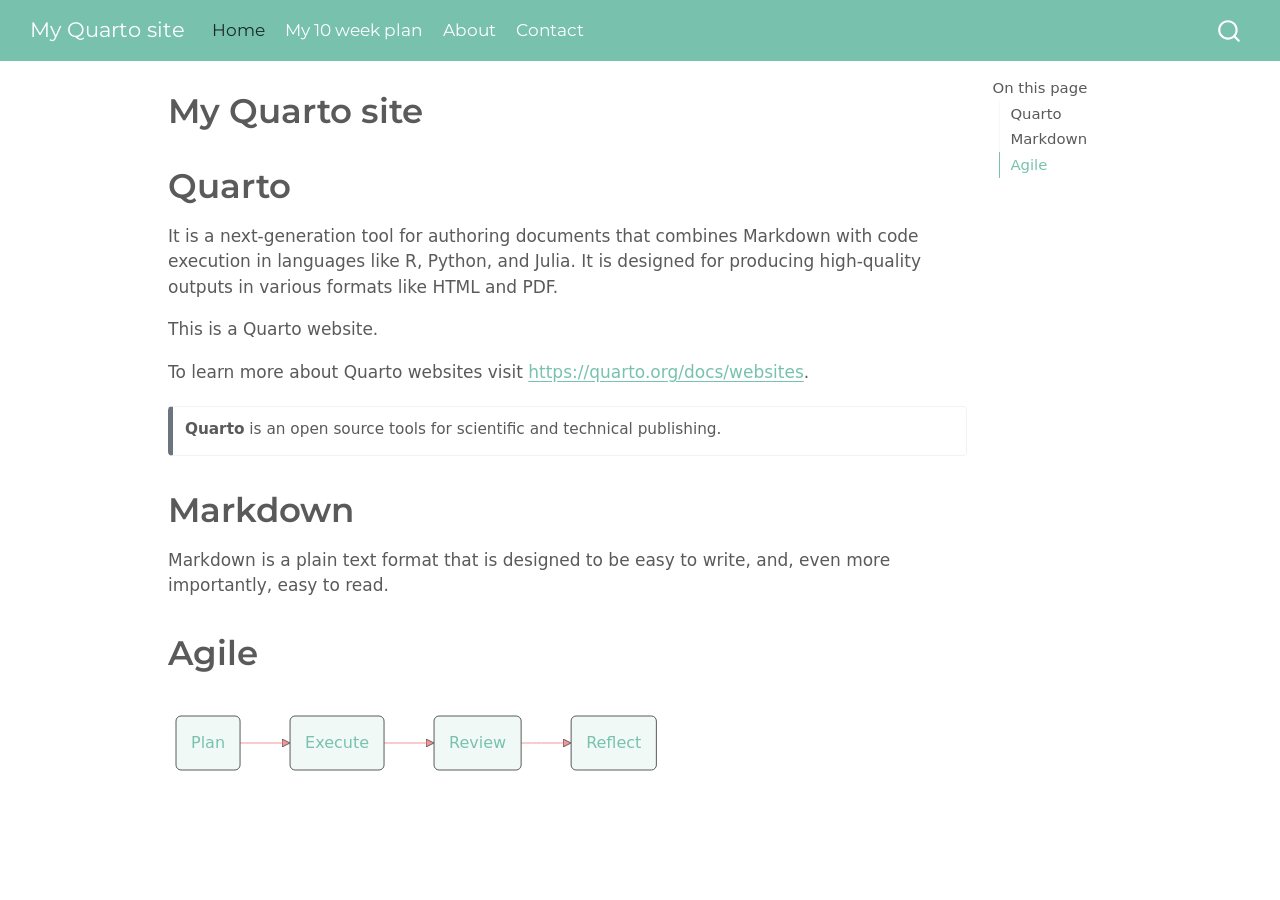
<file: index.html>
<!DOCTYPE html>
<html xmlns="http://www.w3.org/1999/xhtml" lang="en" xml:lang="en"><head>

<meta charset="utf-8">
<meta name="generator" content="quarto-1.6.39">

<meta name="viewport" content="width=device-width, initial-scale=1.0, user-scalable=yes">


<title>My Quarto site</title>
<style>
code{white-space: pre-wrap;}
span.smallcaps{font-variant: small-caps;}
div.columns{display: flex; gap: min(4vw, 1.5em);}
div.column{flex: auto; overflow-x: auto;}
div.hanging-indent{margin-left: 1.5em; text-indent: -1.5em;}
ul.task-list{list-style: none;}
ul.task-list li input[type="checkbox"] {
  width: 0.8em;
  margin: 0 0.8em 0.2em -1em; /* quarto-specific, see https://github.com/quarto-dev/quarto-cli/issues/4556 */ 
  vertical-align: middle;
}
</style>


<script src="site_libs/quarto-nav/quarto-nav.js"></script>
<script src="site_libs/quarto-nav/headroom.min.js"></script>
<script src="site_libs/clipboard/clipboard.min.js"></script>
<script src="site_libs/quarto-search/autocomplete.umd.js"></script>
<script src="site_libs/quarto-search/fuse.min.js"></script>
<script src="site_libs/quarto-search/quarto-search.js"></script>
<meta name="quarto:offset" content="./">
<script src="site_libs/quarto-html/quarto.js"></script>
<script src="site_libs/quarto-html/popper.min.js"></script>
<script src="site_libs/quarto-html/tippy.umd.min.js"></script>
<script src="site_libs/quarto-html/anchor.min.js"></script>
<link href="site_libs/quarto-html/tippy.css" rel="stylesheet">
<link href="site_libs/quarto-html/quarto-syntax-highlighting-e26003cea8cd680ca0c55a263523d882.css" rel="stylesheet" id="quarto-text-highlighting-styles">
<script src="site_libs/bootstrap/bootstrap.min.js"></script>
<link href="site_libs/bootstrap/bootstrap-icons.css" rel="stylesheet">
<link href="site_libs/bootstrap/bootstrap-f5db9c6c211b3b239aa4ecd884c693e0.min.css" rel="stylesheet" append-hash="true" id="quarto-bootstrap" data-mode="light">
<script id="quarto-search-options" type="application/json">{
  "location": "navbar",
  "copy-button": false,
  "collapse-after": 3,
  "panel-placement": "end",
  "type": "overlay",
  "limit": 50,
  "keyboard-shortcut": [
    "f",
    "/",
    "s"
  ],
  "show-item-context": false,
  "language": {
    "search-no-results-text": "No results",
    "search-matching-documents-text": "matching documents",
    "search-copy-link-title": "Copy link to search",
    "search-hide-matches-text": "Hide additional matches",
    "search-more-match-text": "more match in this document",
    "search-more-matches-text": "more matches in this document",
    "search-clear-button-title": "Clear",
    "search-text-placeholder": "",
    "search-detached-cancel-button-title": "Cancel",
    "search-submit-button-title": "Submit",
    "search-label": "Search"
  }
}</script>
<script src="site_libs/quarto-diagram/mermaid.min.js"></script>
<script src="site_libs/quarto-diagram/mermaid-init.js"></script>
<link href="site_libs/quarto-diagram/mermaid.css" rel="stylesheet">


</head>

<body class="nav-fixed">

<div id="quarto-search-results"></div>
  <header id="quarto-header" class="headroom fixed-top">
    <nav class="navbar navbar-expand-lg " data-bs-theme="dark">
      <div class="navbar-container container-fluid">
      <div class="navbar-brand-container mx-auto">
    <a class="navbar-brand" href="./index.html">
    <span class="navbar-title">My Quarto site</span>
    </a>
  </div>
            <div id="quarto-search" class="" title="Search"></div>
          <button class="navbar-toggler" type="button" data-bs-toggle="collapse" data-bs-target="#navbarCollapse" aria-controls="navbarCollapse" role="menu" aria-expanded="false" aria-label="Toggle navigation" onclick="if (window.quartoToggleHeadroom) { window.quartoToggleHeadroom(); }">
  <span class="navbar-toggler-icon"></span>
</button>
          <div class="collapse navbar-collapse" id="navbarCollapse">
            <ul class="navbar-nav navbar-nav-scroll me-auto">
  <li class="nav-item">
    <a class="nav-link active" href="./index.html" aria-current="page"> 
<span class="menu-text">Home</span></a>
  </li>  
  <li class="nav-item">
    <a class="nav-link" href="./10_week_plan.html"> 
<span class="menu-text">My 10 week plan</span></a>
  </li>  
  <li class="nav-item">
    <a class="nav-link" href="./about.html"> 
<span class="menu-text">About</span></a>
  </li>  
  <li class="nav-item">
    <a class="nav-link" href="./contact.html"> 
<span class="menu-text">Contact</span></a>
  </li>  
</ul>
          </div> <!-- /navcollapse -->
            <div class="quarto-navbar-tools">
</div>
      </div> <!-- /container-fluid -->
    </nav>
</header>
<!-- content -->
<div id="quarto-content" class="quarto-container page-columns page-rows-contents page-layout-article page-navbar">
<!-- sidebar -->
<!-- margin-sidebar -->
    <div id="quarto-margin-sidebar" class="sidebar margin-sidebar">
        <nav id="TOC" role="doc-toc" class="toc-active">
    <h2 id="toc-title">On this page</h2>
   
  <ul>
  <li><a href="#quarto" id="toc-quarto" class="nav-link active" data-scroll-target="#quarto">Quarto</a></li>
  <li><a href="#markdown" id="toc-markdown" class="nav-link" data-scroll-target="#markdown">Markdown</a></li>
  <li><a href="#agile" id="toc-agile" class="nav-link" data-scroll-target="#agile">Agile</a></li>
  </ul>
</nav>
    </div>
<!-- main -->
<main class="content" id="quarto-document-content">

<header id="title-block-header" class="quarto-title-block default">
<div class="quarto-title">
<h1 class="title">My Quarto site</h1>
</div>



<div class="quarto-title-meta">

    
  
    
  </div>
  


</header>


<section id="quarto" class="level1">
<h1>Quarto</h1>
<p>It is a next-generation tool for authoring documents that combines Markdown with code execution in languages like R, Python, and Julia. It is designed for producing high-quality outputs in various formats like HTML and PDF.</p>
<p>This is a Quarto website.</p>
<p>To learn more about Quarto websites visit <a href="https://quarto.org/docs/websites" class="uri">https://quarto.org/docs/websites</a>.</p>
<div class="callout callout-style-simple callout-none no-icon">
<div class="callout-body d-flex">
<div class="callout-icon-container">
<i class="callout-icon no-icon"></i>
</div>
<div class="callout-body-container">
<p><strong>Quarto</strong> is an open source tools for scientific and technical publishing.</p>
</div>
</div>
</div>
</section>
<section id="markdown" class="level1">
<h1>Markdown</h1>
<p>Markdown is a plain text format that is designed to be easy to write, and, even more importantly, easy to read.</p>
</section>
<section id="agile" class="level1">
<h1>Agile</h1>
<div class="cell" data-layout-align="default">
<div class="cell-output-display">
<div>
<p></p><figure class="figure"><p></p>
<div>
<pre class="mermaid mermaid-js">graph LR
    A(Plan) --&gt; B(Execute) --&gt; C(Review) --&gt; D(Reflect) 
</pre>
</div>
<p></p></figure><p></p>
</div>
</div>
</div>


</section>

</main> <!-- /main -->
<script id="quarto-html-after-body" type="application/javascript">
window.document.addEventListener("DOMContentLoaded", function (event) {
  const toggleBodyColorMode = (bsSheetEl) => {
    const mode = bsSheetEl.getAttribute("data-mode");
    const bodyEl = window.document.querySelector("body");
    if (mode === "dark") {
      bodyEl.classList.add("quarto-dark");
      bodyEl.classList.remove("quarto-light");
    } else {
      bodyEl.classList.add("quarto-light");
      bodyEl.classList.remove("quarto-dark");
    }
  }
  const toggleBodyColorPrimary = () => {
    const bsSheetEl = window.document.querySelector("link#quarto-bootstrap");
    if (bsSheetEl) {
      toggleBodyColorMode(bsSheetEl);
    }
  }
  toggleBodyColorPrimary();  
  const icon = "";
  const anchorJS = new window.AnchorJS();
  anchorJS.options = {
    placement: 'right',
    icon: icon
  };
  anchorJS.add('.anchored');
  const isCodeAnnotation = (el) => {
    for (const clz of el.classList) {
      if (clz.startsWith('code-annotation-')) {                     
        return true;
      }
    }
    return false;
  }
  const onCopySuccess = function(e) {
    // button target
    const button = e.trigger;
    // don't keep focus
    button.blur();
    // flash "checked"
    button.classList.add('code-copy-button-checked');
    var currentTitle = button.getAttribute("title");
    button.setAttribute("title", "Copied!");
    let tooltip;
    if (window.bootstrap) {
      button.setAttribute("data-bs-toggle", "tooltip");
      button.setAttribute("data-bs-placement", "left");
      button.setAttribute("data-bs-title", "Copied!");
      tooltip = new bootstrap.Tooltip(button, 
        { trigger: "manual", 
          customClass: "code-copy-button-tooltip",
          offset: [0, -8]});
      tooltip.show();    
    }
    setTimeout(function() {
      if (tooltip) {
        tooltip.hide();
        button.removeAttribute("data-bs-title");
        button.removeAttribute("data-bs-toggle");
        button.removeAttribute("data-bs-placement");
      }
      button.setAttribute("title", currentTitle);
      button.classList.remove('code-copy-button-checked');
    }, 1000);
    // clear code selection
    e.clearSelection();
  }
  const getTextToCopy = function(trigger) {
      const codeEl = trigger.previousElementSibling.cloneNode(true);
      for (const childEl of codeEl.children) {
        if (isCodeAnnotation(childEl)) {
          childEl.remove();
        }
      }
      return codeEl.innerText;
  }
  const clipboard = new window.ClipboardJS('.code-copy-button:not([data-in-quarto-modal])', {
    text: getTextToCopy
  });
  clipboard.on('success', onCopySuccess);
  if (window.document.getElementById('quarto-embedded-source-code-modal')) {
    const clipboardModal = new window.ClipboardJS('.code-copy-button[data-in-quarto-modal]', {
      text: getTextToCopy,
      container: window.document.getElementById('quarto-embedded-source-code-modal')
    });
    clipboardModal.on('success', onCopySuccess);
  }
    var localhostRegex = new RegExp(/^(?:http|https):\/\/localhost\:?[0-9]*\//);
    var mailtoRegex = new RegExp(/^mailto:/);
      var filterRegex = new RegExp('/' + window.location.host + '/');
    var isInternal = (href) => {
        return filterRegex.test(href) || localhostRegex.test(href) || mailtoRegex.test(href);
    }
    // Inspect non-navigation links and adorn them if external
 	var links = window.document.querySelectorAll('a[href]:not(.nav-link):not(.navbar-brand):not(.toc-action):not(.sidebar-link):not(.sidebar-item-toggle):not(.pagination-link):not(.no-external):not([aria-hidden]):not(.dropdown-item):not(.quarto-navigation-tool):not(.about-link)');
    for (var i=0; i<links.length; i++) {
      const link = links[i];
      if (!isInternal(link.href)) {
        // undo the damage that might have been done by quarto-nav.js in the case of
        // links that we want to consider external
        if (link.dataset.originalHref !== undefined) {
          link.href = link.dataset.originalHref;
        }
      }
    }
  function tippyHover(el, contentFn, onTriggerFn, onUntriggerFn) {
    const config = {
      allowHTML: true,
      maxWidth: 500,
      delay: 100,
      arrow: false,
      appendTo: function(el) {
          return el.parentElement;
      },
      interactive: true,
      interactiveBorder: 10,
      theme: 'quarto',
      placement: 'bottom-start',
    };
    if (contentFn) {
      config.content = contentFn;
    }
    if (onTriggerFn) {
      config.onTrigger = onTriggerFn;
    }
    if (onUntriggerFn) {
      config.onUntrigger = onUntriggerFn;
    }
    window.tippy(el, config); 
  }
  const noterefs = window.document.querySelectorAll('a[role="doc-noteref"]');
  for (var i=0; i<noterefs.length; i++) {
    const ref = noterefs[i];
    tippyHover(ref, function() {
      // use id or data attribute instead here
      let href = ref.getAttribute('data-footnote-href') || ref.getAttribute('href');
      try { href = new URL(href).hash; } catch {}
      const id = href.replace(/^#\/?/, "");
      const note = window.document.getElementById(id);
      if (note) {
        return note.innerHTML;
      } else {
        return "";
      }
    });
  }
  const xrefs = window.document.querySelectorAll('a.quarto-xref');
  const processXRef = (id, note) => {
    // Strip column container classes
    const stripColumnClz = (el) => {
      el.classList.remove("page-full", "page-columns");
      if (el.children) {
        for (const child of el.children) {
          stripColumnClz(child);
        }
      }
    }
    stripColumnClz(note)
    if (id === null || id.startsWith('sec-')) {
      // Special case sections, only their first couple elements
      const container = document.createElement("div");
      if (note.children && note.children.length > 2) {
        container.appendChild(note.children[0].cloneNode(true));
        for (let i = 1; i < note.children.length; i++) {
          const child = note.children[i];
          if (child.tagName === "P" && child.innerText === "") {
            continue;
          } else {
            container.appendChild(child.cloneNode(true));
            break;
          }
        }
        if (window.Quarto?.typesetMath) {
          window.Quarto.typesetMath(container);
        }
        return container.innerHTML
      } else {
        if (window.Quarto?.typesetMath) {
          window.Quarto.typesetMath(note);
        }
        return note.innerHTML;
      }
    } else {
      // Remove any anchor links if they are present
      const anchorLink = note.querySelector('a.anchorjs-link');
      if (anchorLink) {
        anchorLink.remove();
      }
      if (window.Quarto?.typesetMath) {
        window.Quarto.typesetMath(note);
      }
      if (note.classList.contains("callout")) {
        return note.outerHTML;
      } else {
        return note.innerHTML;
      }
    }
  }
  for (var i=0; i<xrefs.length; i++) {
    const xref = xrefs[i];
    tippyHover(xref, undefined, function(instance) {
      instance.disable();
      let url = xref.getAttribute('href');
      let hash = undefined; 
      if (url.startsWith('#')) {
        hash = url;
      } else {
        try { hash = new URL(url).hash; } catch {}
      }
      if (hash) {
        const id = hash.replace(/^#\/?/, "");
        const note = window.document.getElementById(id);
        if (note !== null) {
          try {
            const html = processXRef(id, note.cloneNode(true));
            instance.setContent(html);
          } finally {
            instance.enable();
            instance.show();
          }
        } else {
          // See if we can fetch this
          fetch(url.split('#')[0])
          .then(res => res.text())
          .then(html => {
            const parser = new DOMParser();
            const htmlDoc = parser.parseFromString(html, "text/html");
            const note = htmlDoc.getElementById(id);
            if (note !== null) {
              const html = processXRef(id, note);
              instance.setContent(html);
            } 
          }).finally(() => {
            instance.enable();
            instance.show();
          });
        }
      } else {
        // See if we can fetch a full url (with no hash to target)
        // This is a special case and we should probably do some content thinning / targeting
        fetch(url)
        .then(res => res.text())
        .then(html => {
          const parser = new DOMParser();
          const htmlDoc = parser.parseFromString(html, "text/html");
          const note = htmlDoc.querySelector('main.content');
          if (note !== null) {
            // This should only happen for chapter cross references
            // (since there is no id in the URL)
            // remove the first header
            if (note.children.length > 0 && note.children[0].tagName === "HEADER") {
              note.children[0].remove();
            }
            const html = processXRef(null, note);
            instance.setContent(html);
          } 
        }).finally(() => {
          instance.enable();
          instance.show();
        });
      }
    }, function(instance) {
    });
  }
      let selectedAnnoteEl;
      const selectorForAnnotation = ( cell, annotation) => {
        let cellAttr = 'data-code-cell="' + cell + '"';
        let lineAttr = 'data-code-annotation="' +  annotation + '"';
        const selector = 'span[' + cellAttr + '][' + lineAttr + ']';
        return selector;
      }
      const selectCodeLines = (annoteEl) => {
        const doc = window.document;
        const targetCell = annoteEl.getAttribute("data-target-cell");
        const targetAnnotation = annoteEl.getAttribute("data-target-annotation");
        const annoteSpan = window.document.querySelector(selectorForAnnotation(targetCell, targetAnnotation));
        const lines = annoteSpan.getAttribute("data-code-lines").split(",");
        const lineIds = lines.map((line) => {
          return targetCell + "-" + line;
        })
        let top = null;
        let height = null;
        let parent = null;
        if (lineIds.length > 0) {
            //compute the position of the single el (top and bottom and make a div)
            const el = window.document.getElementById(lineIds[0]);
            top = el.offsetTop;
            height = el.offsetHeight;
            parent = el.parentElement.parentElement;
          if (lineIds.length > 1) {
            const lastEl = window.document.getElementById(lineIds[lineIds.length - 1]);
            const bottom = lastEl.offsetTop + lastEl.offsetHeight;
            height = bottom - top;
          }
          if (top !== null && height !== null && parent !== null) {
            // cook up a div (if necessary) and position it 
            let div = window.document.getElementById("code-annotation-line-highlight");
            if (div === null) {
              div = window.document.createElement("div");
              div.setAttribute("id", "code-annotation-line-highlight");
              div.style.position = 'absolute';
              parent.appendChild(div);
            }
            div.style.top = top - 2 + "px";
            div.style.height = height + 4 + "px";
            div.style.left = 0;
            let gutterDiv = window.document.getElementById("code-annotation-line-highlight-gutter");
            if (gutterDiv === null) {
              gutterDiv = window.document.createElement("div");
              gutterDiv.setAttribute("id", "code-annotation-line-highlight-gutter");
              gutterDiv.style.position = 'absolute';
              const codeCell = window.document.getElementById(targetCell);
              const gutter = codeCell.querySelector('.code-annotation-gutter');
              gutter.appendChild(gutterDiv);
            }
            gutterDiv.style.top = top - 2 + "px";
            gutterDiv.style.height = height + 4 + "px";
          }
          selectedAnnoteEl = annoteEl;
        }
      };
      const unselectCodeLines = () => {
        const elementsIds = ["code-annotation-line-highlight", "code-annotation-line-highlight-gutter"];
        elementsIds.forEach((elId) => {
          const div = window.document.getElementById(elId);
          if (div) {
            div.remove();
          }
        });
        selectedAnnoteEl = undefined;
      };
        // Handle positioning of the toggle
    window.addEventListener(
      "resize",
      throttle(() => {
        elRect = undefined;
        if (selectedAnnoteEl) {
          selectCodeLines(selectedAnnoteEl);
        }
      }, 10)
    );
    function throttle(fn, ms) {
    let throttle = false;
    let timer;
      return (...args) => {
        if(!throttle) { // first call gets through
            fn.apply(this, args);
            throttle = true;
        } else { // all the others get throttled
            if(timer) clearTimeout(timer); // cancel #2
            timer = setTimeout(() => {
              fn.apply(this, args);
              timer = throttle = false;
            }, ms);
        }
      };
    }
      // Attach click handler to the DT
      const annoteDls = window.document.querySelectorAll('dt[data-target-cell]');
      for (const annoteDlNode of annoteDls) {
        annoteDlNode.addEventListener('click', (event) => {
          const clickedEl = event.target;
          if (clickedEl !== selectedAnnoteEl) {
            unselectCodeLines();
            const activeEl = window.document.querySelector('dt[data-target-cell].code-annotation-active');
            if (activeEl) {
              activeEl.classList.remove('code-annotation-active');
            }
            selectCodeLines(clickedEl);
            clickedEl.classList.add('code-annotation-active');
          } else {
            // Unselect the line
            unselectCodeLines();
            clickedEl.classList.remove('code-annotation-active');
          }
        });
      }
  const findCites = (el) => {
    const parentEl = el.parentElement;
    if (parentEl) {
      const cites = parentEl.dataset.cites;
      if (cites) {
        return {
          el,
          cites: cites.split(' ')
        };
      } else {
        return findCites(el.parentElement)
      }
    } else {
      return undefined;
    }
  };
  var bibliorefs = window.document.querySelectorAll('a[role="doc-biblioref"]');
  for (var i=0; i<bibliorefs.length; i++) {
    const ref = bibliorefs[i];
    const citeInfo = findCites(ref);
    if (citeInfo) {
      tippyHover(citeInfo.el, function() {
        var popup = window.document.createElement('div');
        citeInfo.cites.forEach(function(cite) {
          var citeDiv = window.document.createElement('div');
          citeDiv.classList.add('hanging-indent');
          citeDiv.classList.add('csl-entry');
          var biblioDiv = window.document.getElementById('ref-' + cite);
          if (biblioDiv) {
            citeDiv.innerHTML = biblioDiv.innerHTML;
          }
          popup.appendChild(citeDiv);
        });
        return popup.innerHTML;
      });
    }
  }
});
</script>
</div> <!-- /content -->




</body></html>
</file>
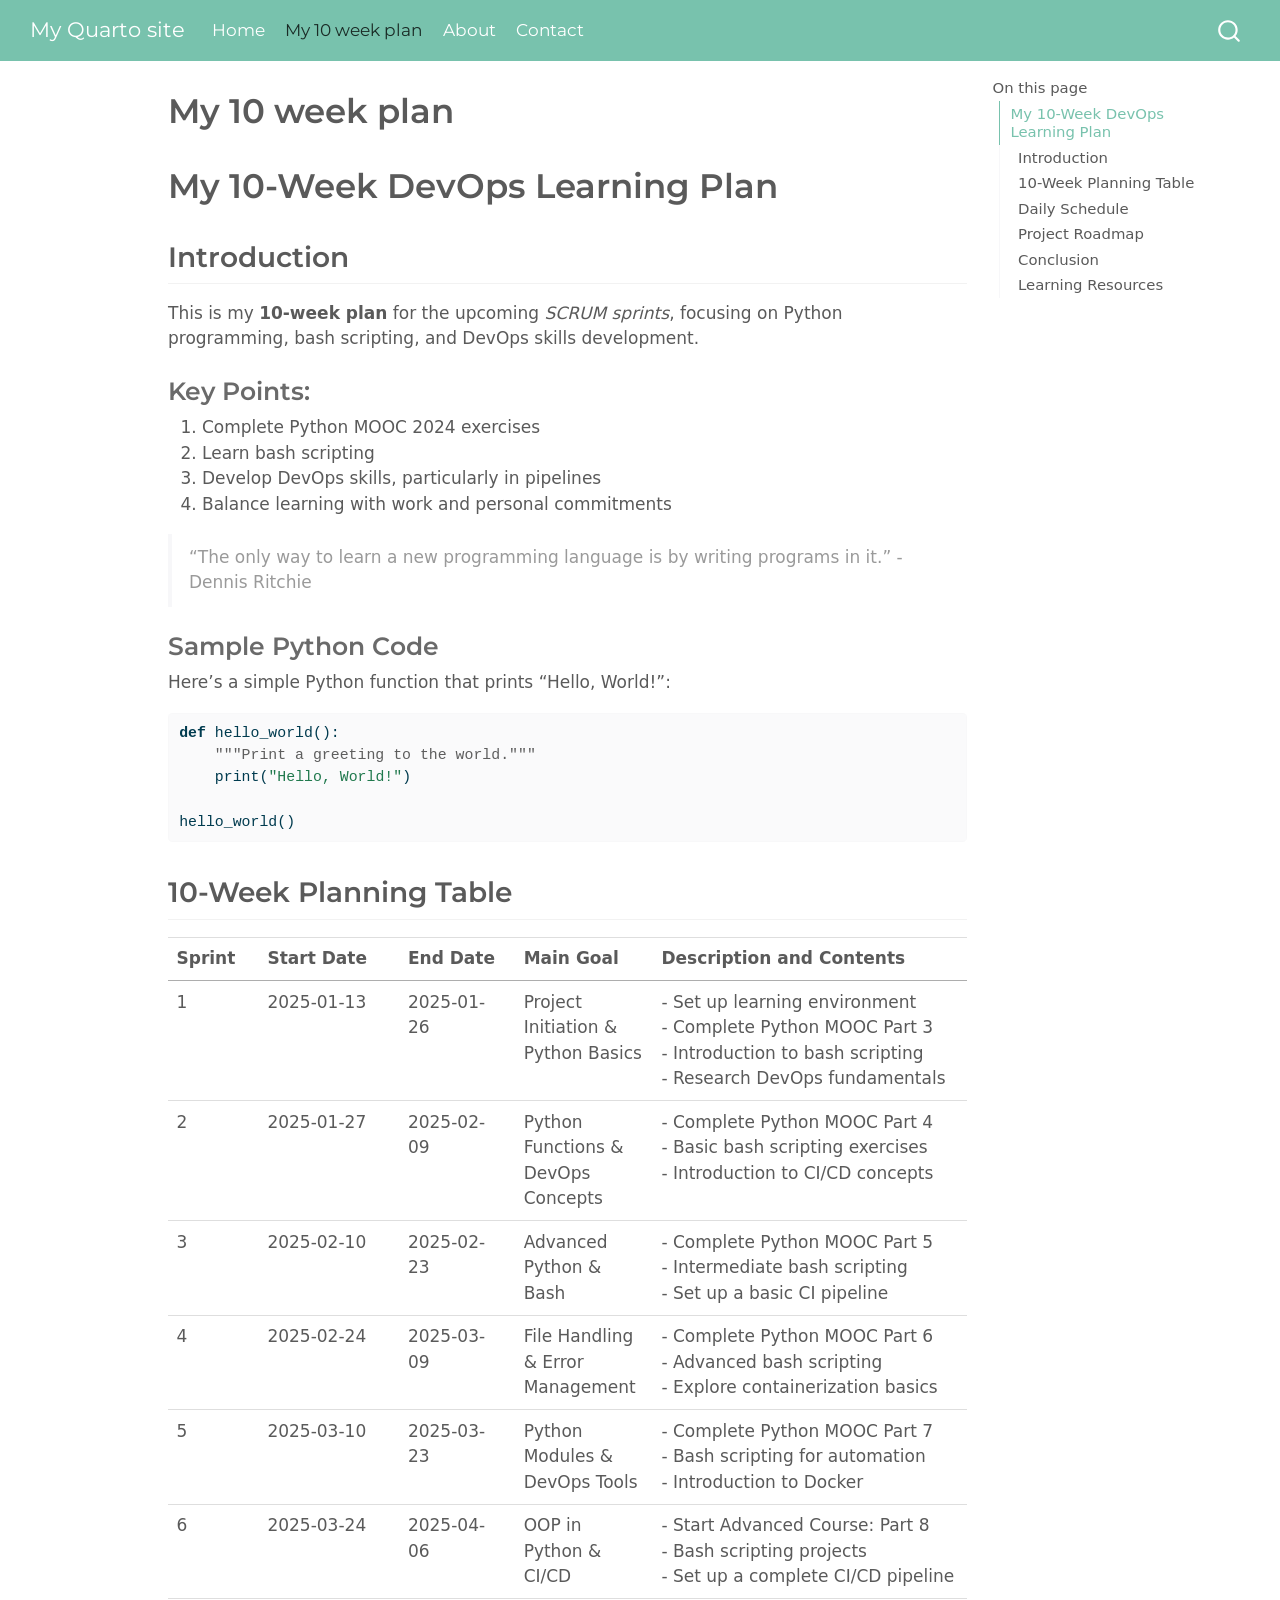
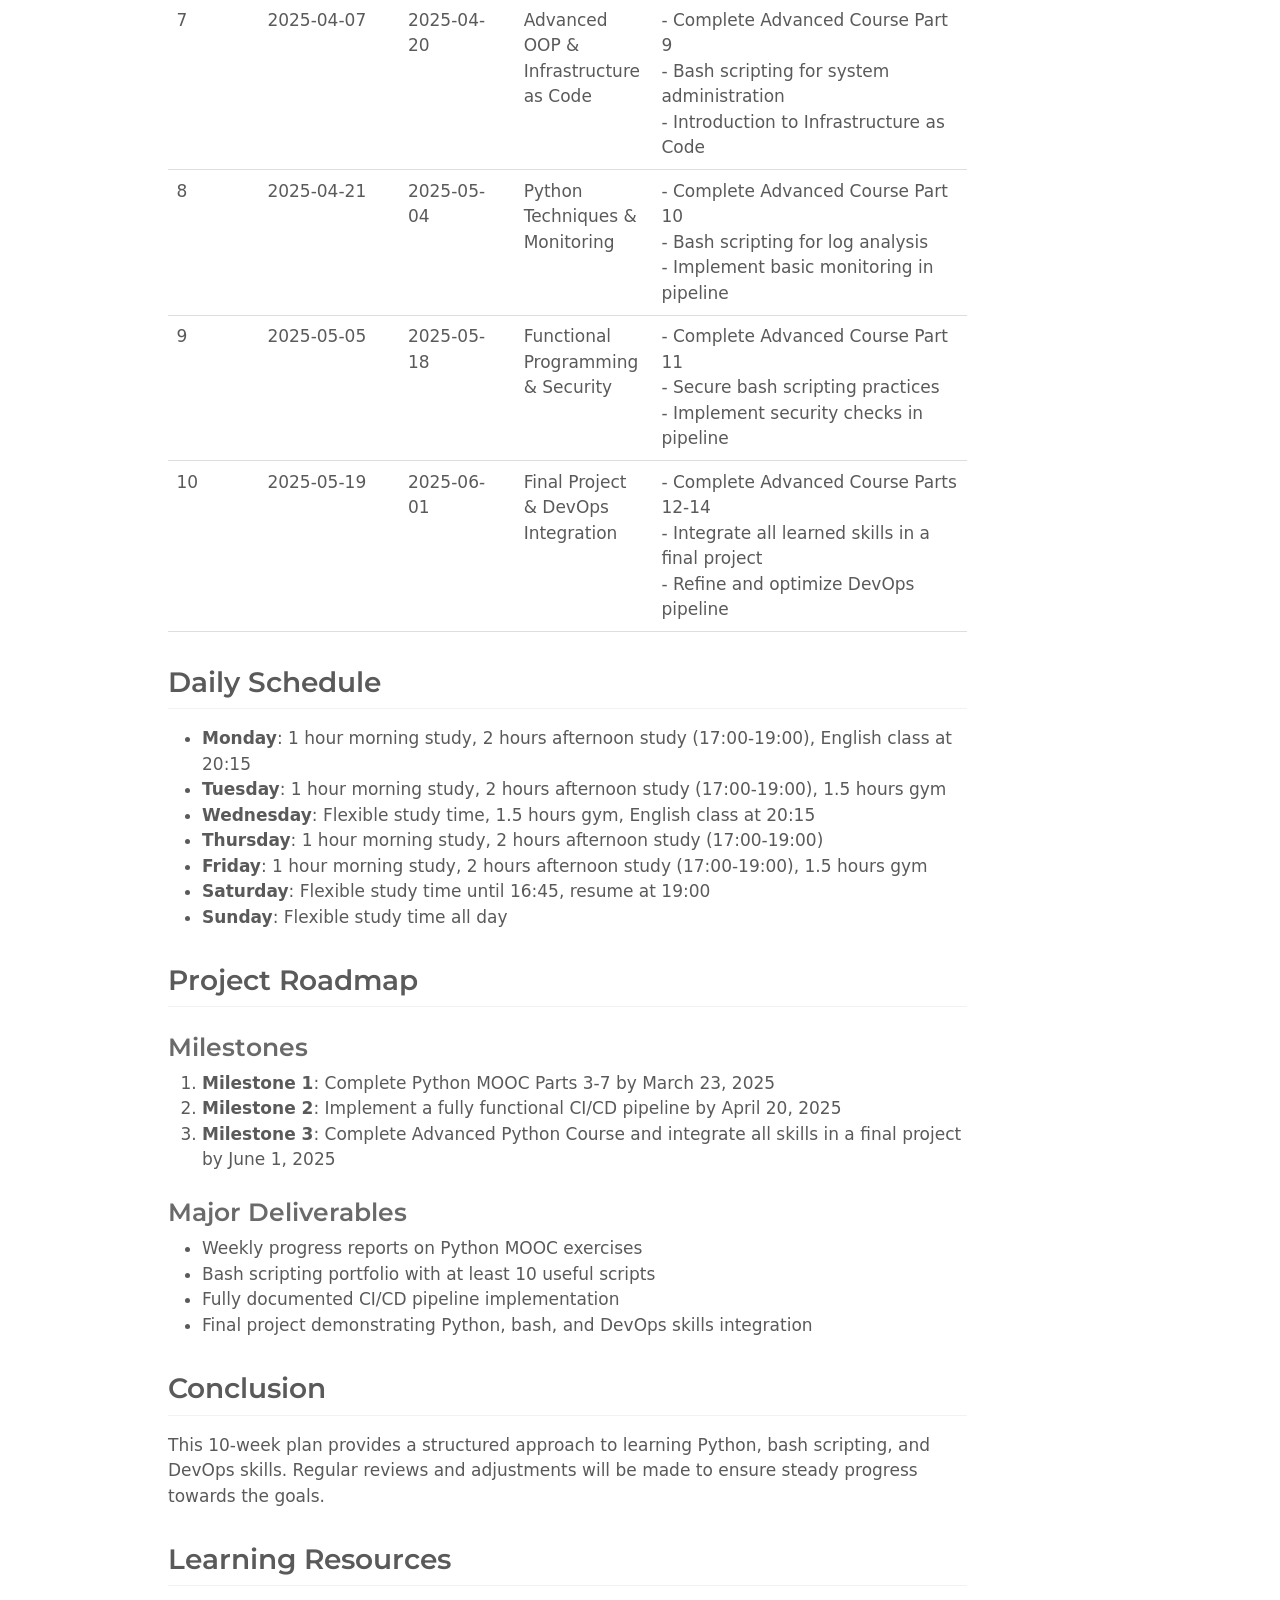
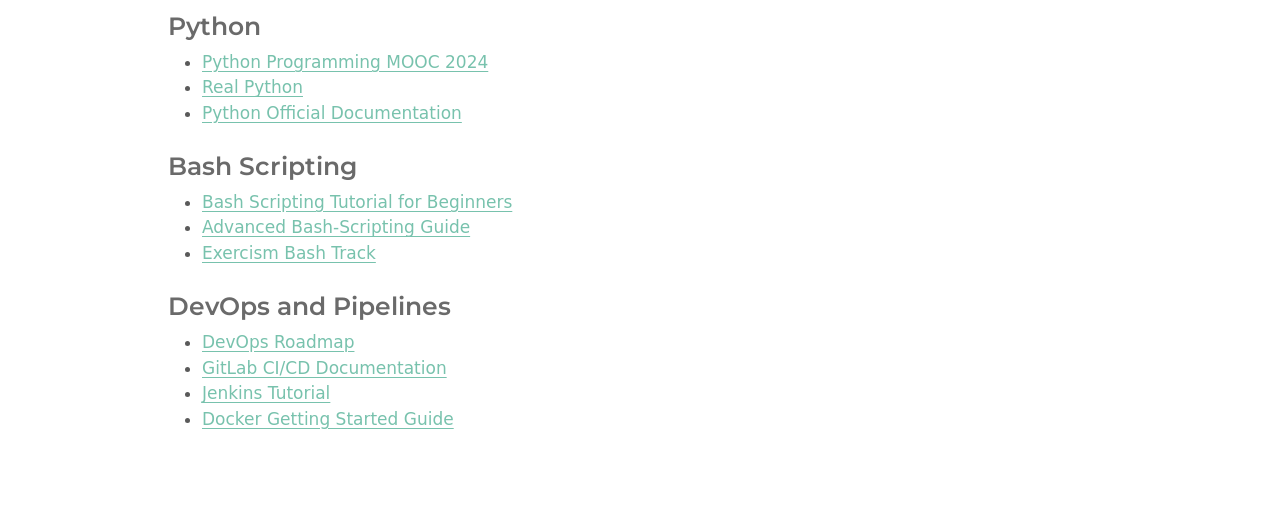
<file: 10_week_plan.html>
<!DOCTYPE html>
<html xmlns="http://www.w3.org/1999/xhtml" lang="en" xml:lang="en"><head>

<meta charset="utf-8">
<meta name="generator" content="quarto-1.6.39">

<meta name="viewport" content="width=device-width, initial-scale=1.0, user-scalable=yes">


<title>My 10 week plan – My Quarto site</title>
<style>
code{white-space: pre-wrap;}
span.smallcaps{font-variant: small-caps;}
div.columns{display: flex; gap: min(4vw, 1.5em);}
div.column{flex: auto; overflow-x: auto;}
div.hanging-indent{margin-left: 1.5em; text-indent: -1.5em;}
ul.task-list{list-style: none;}
ul.task-list li input[type="checkbox"] {
  width: 0.8em;
  margin: 0 0.8em 0.2em -1em; /* quarto-specific, see https://github.com/quarto-dev/quarto-cli/issues/4556 */ 
  vertical-align: middle;
}
/* CSS for syntax highlighting */
pre > code.sourceCode { white-space: pre; position: relative; }
pre > code.sourceCode > span { line-height: 1.25; }
pre > code.sourceCode > span:empty { height: 1.2em; }
.sourceCode { overflow: visible; }
code.sourceCode > span { color: inherit; text-decoration: inherit; }
div.sourceCode { margin: 1em 0; }
pre.sourceCode { margin: 0; }
@media screen {
div.sourceCode { overflow: auto; }
}
@media print {
pre > code.sourceCode { white-space: pre-wrap; }
pre > code.sourceCode > span { display: inline-block; text-indent: -5em; padding-left: 5em; }
}
pre.numberSource code
  { counter-reset: source-line 0; }
pre.numberSource code > span
  { position: relative; left: -4em; counter-increment: source-line; }
pre.numberSource code > span > a:first-child::before
  { content: counter(source-line);
    position: relative; left: -1em; text-align: right; vertical-align: baseline;
    border: none; display: inline-block;
    -webkit-touch-callout: none; -webkit-user-select: none;
    -khtml-user-select: none; -moz-user-select: none;
    -ms-user-select: none; user-select: none;
    padding: 0 4px; width: 4em;
  }
pre.numberSource { margin-left: 3em;  padding-left: 4px; }
div.sourceCode
  {   }
@media screen {
pre > code.sourceCode > span > a:first-child::before { text-decoration: underline; }
}
</style>


<script src="site_libs/quarto-nav/quarto-nav.js"></script>
<script src="site_libs/quarto-nav/headroom.min.js"></script>
<script src="site_libs/clipboard/clipboard.min.js"></script>
<script src="site_libs/quarto-search/autocomplete.umd.js"></script>
<script src="site_libs/quarto-search/fuse.min.js"></script>
<script src="site_libs/quarto-search/quarto-search.js"></script>
<meta name="quarto:offset" content="./">
<script src="site_libs/quarto-html/quarto.js"></script>
<script src="site_libs/quarto-html/popper.min.js"></script>
<script src="site_libs/quarto-html/tippy.umd.min.js"></script>
<script src="site_libs/quarto-html/anchor.min.js"></script>
<link href="site_libs/quarto-html/tippy.css" rel="stylesheet">
<link href="site_libs/quarto-html/quarto-syntax-highlighting-e26003cea8cd680ca0c55a263523d882.css" rel="stylesheet" id="quarto-text-highlighting-styles">
<script src="site_libs/bootstrap/bootstrap.min.js"></script>
<link href="site_libs/bootstrap/bootstrap-icons.css" rel="stylesheet">
<link href="site_libs/bootstrap/bootstrap-f5db9c6c211b3b239aa4ecd884c693e0.min.css" rel="stylesheet" append-hash="true" id="quarto-bootstrap" data-mode="light">
<script id="quarto-search-options" type="application/json">{
  "location": "navbar",
  "copy-button": false,
  "collapse-after": 3,
  "panel-placement": "end",
  "type": "overlay",
  "limit": 50,
  "keyboard-shortcut": [
    "f",
    "/",
    "s"
  ],
  "show-item-context": false,
  "language": {
    "search-no-results-text": "No results",
    "search-matching-documents-text": "matching documents",
    "search-copy-link-title": "Copy link to search",
    "search-hide-matches-text": "Hide additional matches",
    "search-more-match-text": "more match in this document",
    "search-more-matches-text": "more matches in this document",
    "search-clear-button-title": "Clear",
    "search-text-placeholder": "",
    "search-detached-cancel-button-title": "Cancel",
    "search-submit-button-title": "Submit",
    "search-label": "Search"
  }
}</script>


</head>

<body class="nav-fixed">

<div id="quarto-search-results"></div>
  <header id="quarto-header" class="headroom fixed-top">
    <nav class="navbar navbar-expand-lg " data-bs-theme="dark">
      <div class="navbar-container container-fluid">
      <div class="navbar-brand-container mx-auto">
    <a class="navbar-brand" href="./index.html">
    <span class="navbar-title">My Quarto site</span>
    </a>
  </div>
            <div id="quarto-search" class="" title="Search"></div>
          <button class="navbar-toggler" type="button" data-bs-toggle="collapse" data-bs-target="#navbarCollapse" aria-controls="navbarCollapse" role="menu" aria-expanded="false" aria-label="Toggle navigation" onclick="if (window.quartoToggleHeadroom) { window.quartoToggleHeadroom(); }">
  <span class="navbar-toggler-icon"></span>
</button>
          <div class="collapse navbar-collapse" id="navbarCollapse">
            <ul class="navbar-nav navbar-nav-scroll me-auto">
  <li class="nav-item">
    <a class="nav-link" href="./index.html"> 
<span class="menu-text">Home</span></a>
  </li>  
  <li class="nav-item">
    <a class="nav-link active" href="./10_week_plan.html" aria-current="page"> 
<span class="menu-text">My 10 week plan</span></a>
  </li>  
  <li class="nav-item">
    <a class="nav-link" href="./about.html"> 
<span class="menu-text">About</span></a>
  </li>  
  <li class="nav-item">
    <a class="nav-link" href="./contact.html"> 
<span class="menu-text">Contact</span></a>
  </li>  
</ul>
          </div> <!-- /navcollapse -->
            <div class="quarto-navbar-tools">
</div>
      </div> <!-- /container-fluid -->
    </nav>
</header>
<!-- content -->
<div id="quarto-content" class="quarto-container page-columns page-rows-contents page-layout-article page-navbar">
<!-- sidebar -->
<!-- margin-sidebar -->
    <div id="quarto-margin-sidebar" class="sidebar margin-sidebar">
        <nav id="TOC" role="doc-toc" class="toc-active">
    <h2 id="toc-title">On this page</h2>
   
  <ul>
  <li><a href="#my-10-week-devops-learning-plan" id="toc-my-10-week-devops-learning-plan" class="nav-link active" data-scroll-target="#my-10-week-devops-learning-plan">My 10-Week DevOps Learning Plan</a>
  <ul class="collapse">
  <li><a href="#introduction" id="toc-introduction" class="nav-link" data-scroll-target="#introduction">Introduction</a>
  <ul class="collapse">
  <li><a href="#key-points" id="toc-key-points" class="nav-link" data-scroll-target="#key-points">Key Points:</a></li>
  <li><a href="#sample-python-code" id="toc-sample-python-code" class="nav-link" data-scroll-target="#sample-python-code">Sample Python Code</a></li>
  </ul></li>
  <li><a href="#week-planning-table" id="toc-week-planning-table" class="nav-link" data-scroll-target="#week-planning-table">10-Week Planning Table</a></li>
  <li><a href="#daily-schedule" id="toc-daily-schedule" class="nav-link" data-scroll-target="#daily-schedule">Daily Schedule</a></li>
  <li><a href="#project-roadmap" id="toc-project-roadmap" class="nav-link" data-scroll-target="#project-roadmap">Project Roadmap</a>
  <ul class="collapse">
  <li><a href="#milestones" id="toc-milestones" class="nav-link" data-scroll-target="#milestones">Milestones</a></li>
  <li><a href="#major-deliverables" id="toc-major-deliverables" class="nav-link" data-scroll-target="#major-deliverables">Major Deliverables</a></li>
  </ul></li>
  <li><a href="#conclusion" id="toc-conclusion" class="nav-link" data-scroll-target="#conclusion">Conclusion</a></li>
  <li><a href="#learning-resources" id="toc-learning-resources" class="nav-link" data-scroll-target="#learning-resources">Learning Resources</a>
  <ul class="collapse">
  <li><a href="#python" id="toc-python" class="nav-link" data-scroll-target="#python">Python</a></li>
  <li><a href="#bash-scripting" id="toc-bash-scripting" class="nav-link" data-scroll-target="#bash-scripting">Bash Scripting</a></li>
  <li><a href="#devops-and-pipelines" id="toc-devops-and-pipelines" class="nav-link" data-scroll-target="#devops-and-pipelines">DevOps and Pipelines</a></li>
  </ul></li>
  </ul></li>
  </ul>
</nav>
    </div>
<!-- main -->
<main class="content" id="quarto-document-content">

<header id="title-block-header" class="quarto-title-block default">
<div class="quarto-title">
<h1 class="title">My 10 week plan</h1>
</div>



<div class="quarto-title-meta">

    
  
    
  </div>
  


</header>


<section id="my-10-week-devops-learning-plan" class="level1">
<h1>My 10-Week DevOps Learning Plan</h1>
<section id="introduction" class="level2">
<h2 class="anchored" data-anchor-id="introduction">Introduction</h2>
<p>This is my <strong>10-week plan</strong> for the upcoming <em>SCRUM sprints</em>, focusing on Python programming, bash scripting, and DevOps skills development.</p>
<section id="key-points" class="level3">
<h3 class="anchored" data-anchor-id="key-points">Key Points:</h3>
<ol type="1">
<li>Complete Python MOOC 2024 exercises</li>
<li>Learn bash scripting</li>
<li>Develop DevOps skills, particularly in pipelines</li>
<li>Balance learning with work and personal commitments</li>
</ol>
<blockquote class="blockquote">
<p>“The only way to learn a new programming language is by writing programs in it.” - Dennis Ritchie</p>
</blockquote>
</section>
<section id="sample-python-code" class="level3">
<h3 class="anchored" data-anchor-id="sample-python-code">Sample Python Code</h3>
<p>Here’s a simple Python function that prints “Hello, World!”:</p>
<div class="sourceCode" id="cb1"><pre class="sourceCode python code-with-copy"><code class="sourceCode python"><span id="cb1-1"><a href="#cb1-1" aria-hidden="true" tabindex="-1"></a><span class="kw">def</span> hello_world():</span>
<span id="cb1-2"><a href="#cb1-2" aria-hidden="true" tabindex="-1"></a>    <span class="co">"""Print a greeting to the world."""</span></span>
<span id="cb1-3"><a href="#cb1-3" aria-hidden="true" tabindex="-1"></a>    <span class="bu">print</span>(<span class="st">"Hello, World!"</span>)</span>
<span id="cb1-4"><a href="#cb1-4" aria-hidden="true" tabindex="-1"></a></span>
<span id="cb1-5"><a href="#cb1-5" aria-hidden="true" tabindex="-1"></a>hello_world()</span></code><button title="Copy to Clipboard" class="code-copy-button"><i class="bi"></i></button></pre></div>
</section>
</section>
<section id="week-planning-table" class="level2">
<h2 class="anchored" data-anchor-id="week-planning-table">10-Week Planning Table</h2>
<table class="caption-top table">
<colgroup>
<col style="width: 11%">
<col style="width: 17%">
<col style="width: 14%">
<col style="width: 16%">
<col style="width: 38%">
</colgroup>
<thead>
<tr class="header">
<th>Sprint</th>
<th>Start Date</th>
<th>End Date</th>
<th>Main Goal</th>
<th>Description and Contents</th>
</tr>
</thead>
<tbody>
<tr class="odd">
<td>1</td>
<td>2025-01-13</td>
<td>2025-01-26</td>
<td>Project Initiation &amp; Python Basics</td>
<td>- Set up learning environment<br>- Complete Python MOOC Part 3<br>- Introduction to bash scripting<br>- Research DevOps fundamentals</td>
</tr>
<tr class="even">
<td>2</td>
<td>2025-01-27</td>
<td>2025-02-09</td>
<td>Python Functions &amp; DevOps Concepts</td>
<td>- Complete Python MOOC Part 4<br>- Basic bash scripting exercises<br>- Introduction to CI/CD concepts</td>
</tr>
<tr class="odd">
<td>3</td>
<td>2025-02-10</td>
<td>2025-02-23</td>
<td>Advanced Python &amp; Bash</td>
<td>- Complete Python MOOC Part 5<br>- Intermediate bash scripting<br>- Set up a basic CI pipeline</td>
</tr>
<tr class="even">
<td>4</td>
<td>2025-02-24</td>
<td>2025-03-09</td>
<td>File Handling &amp; Error Management</td>
<td>- Complete Python MOOC Part 6<br>- Advanced bash scripting<br>- Explore containerization basics</td>
</tr>
<tr class="odd">
<td>5</td>
<td>2025-03-10</td>
<td>2025-03-23</td>
<td>Python Modules &amp; DevOps Tools</td>
<td>- Complete Python MOOC Part 7<br>- Bash scripting for automation<br>- Introduction to Docker</td>
</tr>
<tr class="even">
<td>6</td>
<td>2025-03-24</td>
<td>2025-04-06</td>
<td>OOP in Python &amp; CI/CD</td>
<td>- Start Advanced Course: Part 8<br>- Bash scripting projects<br>- Set up a complete CI/CD pipeline</td>
</tr>
<tr class="odd">
<td>7</td>
<td>2025-04-07</td>
<td>2025-04-20</td>
<td>Advanced OOP &amp; Infrastructure as Code</td>
<td>- Complete Advanced Course Part 9<br>- Bash scripting for system administration<br>- Introduction to Infrastructure as Code</td>
</tr>
<tr class="even">
<td>8</td>
<td>2025-04-21</td>
<td>2025-05-04</td>
<td>Python Techniques &amp; Monitoring</td>
<td>- Complete Advanced Course Part 10<br>- Bash scripting for log analysis<br>- Implement basic monitoring in pipeline</td>
</tr>
<tr class="odd">
<td>9</td>
<td>2025-05-05</td>
<td>2025-05-18</td>
<td>Functional Programming &amp; Security</td>
<td>- Complete Advanced Course Part 11<br>- Secure bash scripting practices<br>- Implement security checks in pipeline</td>
</tr>
<tr class="even">
<td>10</td>
<td>2025-05-19</td>
<td>2025-06-01</td>
<td>Final Project &amp; DevOps Integration</td>
<td>- Complete Advanced Course Parts 12-14<br>- Integrate all learned skills in a final project<br>- Refine and optimize DevOps pipeline</td>
</tr>
</tbody>
</table>
</section>
<section id="daily-schedule" class="level2">
<h2 class="anchored" data-anchor-id="daily-schedule">Daily Schedule</h2>
<ul>
<li><strong>Monday</strong>: 1 hour morning study, 2 hours afternoon study (17:00-19:00), English class at 20:15</li>
<li><strong>Tuesday</strong>: 1 hour morning study, 2 hours afternoon study (17:00-19:00), 1.5 hours gym</li>
<li><strong>Wednesday</strong>: Flexible study time, 1.5 hours gym, English class at 20:15</li>
<li><strong>Thursday</strong>: 1 hour morning study, 2 hours afternoon study (17:00-19:00)</li>
<li><strong>Friday</strong>: 1 hour morning study, 2 hours afternoon study (17:00-19:00), 1.5 hours gym</li>
<li><strong>Saturday</strong>: Flexible study time until 16:45, resume at 19:00</li>
<li><strong>Sunday</strong>: Flexible study time all day</li>
</ul>
</section>
<section id="project-roadmap" class="level2">
<h2 class="anchored" data-anchor-id="project-roadmap">Project Roadmap</h2>
<section id="milestones" class="level3">
<h3 class="anchored" data-anchor-id="milestones">Milestones</h3>
<ol type="1">
<li><strong>Milestone 1</strong>: Complete Python MOOC Parts 3-7 by March 23, 2025</li>
<li><strong>Milestone 2</strong>: Implement a fully functional CI/CD pipeline by April 20, 2025</li>
<li><strong>Milestone 3</strong>: Complete Advanced Python Course and integrate all skills in a final project by June 1, 2025</li>
</ol>
</section>
<section id="major-deliverables" class="level3">
<h3 class="anchored" data-anchor-id="major-deliverables">Major Deliverables</h3>
<ul>
<li>Weekly progress reports on Python MOOC exercises</li>
<li>Bash scripting portfolio with at least 10 useful scripts</li>
<li>Fully documented CI/CD pipeline implementation</li>
<li>Final project demonstrating Python, bash, and DevOps skills integration</li>
</ul>
</section>
</section>
<section id="conclusion" class="level2">
<h2 class="anchored" data-anchor-id="conclusion">Conclusion</h2>
<p>This 10-week plan provides a structured approach to learning Python, bash scripting, and DevOps skills. Regular reviews and adjustments will be made to ensure steady progress towards the goals.</p>
</section>
<section id="learning-resources" class="level2">
<h2 class="anchored" data-anchor-id="learning-resources">Learning Resources</h2>
<section id="python" class="level3">
<h3 class="anchored" data-anchor-id="python">Python</h3>
<ul>
<li><a href="https://programming-24.mooc.fi/">Python Programming MOOC 2024</a></li>
<li><a href="https://realpython.com/">Real Python</a></li>
<li><a href="https://docs.python.org/3/">Python Official Documentation</a></li>
</ul>
</section>
<section id="bash-scripting" class="level3">
<h3 class="anchored" data-anchor-id="bash-scripting">Bash Scripting</h3>
<ul>
<li><a href="https://linuxconfig.org/bash-scripting-tutorial-for-beginners">Bash Scripting Tutorial for Beginners</a></li>
<li><a href="https://tldp.org/LDP/abs/html/">Advanced Bash-Scripting Guide</a></li>
<li><a href="https://exercism.org/tracks/bash">Exercism Bash Track</a></li>
</ul>
</section>
<section id="devops-and-pipelines" class="level3">
<h3 class="anchored" data-anchor-id="devops-and-pipelines">DevOps and Pipelines</h3>
<ul>
<li><a href="https://roadmap.sh/devops">DevOps Roadmap</a></li>
<li><a href="https://docs.gitlab.com/ee/ci/">GitLab CI/CD Documentation</a></li>
<li><a href="https://www.jenkins.io/doc/tutorials/">Jenkins Tutorial</a></li>
<li><a href="https://docs.docker.com/get-started/">Docker Getting Started Guide</a></li>
</ul>


</section>
</section>
</section>

</main> <!-- /main -->
<script id="quarto-html-after-body" type="application/javascript">
window.document.addEventListener("DOMContentLoaded", function (event) {
  const toggleBodyColorMode = (bsSheetEl) => {
    const mode = bsSheetEl.getAttribute("data-mode");
    const bodyEl = window.document.querySelector("body");
    if (mode === "dark") {
      bodyEl.classList.add("quarto-dark");
      bodyEl.classList.remove("quarto-light");
    } else {
      bodyEl.classList.add("quarto-light");
      bodyEl.classList.remove("quarto-dark");
    }
  }
  const toggleBodyColorPrimary = () => {
    const bsSheetEl = window.document.querySelector("link#quarto-bootstrap");
    if (bsSheetEl) {
      toggleBodyColorMode(bsSheetEl);
    }
  }
  toggleBodyColorPrimary();  
  const icon = "";
  const anchorJS = new window.AnchorJS();
  anchorJS.options = {
    placement: 'right',
    icon: icon
  };
  anchorJS.add('.anchored');
  const isCodeAnnotation = (el) => {
    for (const clz of el.classList) {
      if (clz.startsWith('code-annotation-')) {                     
        return true;
      }
    }
    return false;
  }
  const onCopySuccess = function(e) {
    // button target
    const button = e.trigger;
    // don't keep focus
    button.blur();
    // flash "checked"
    button.classList.add('code-copy-button-checked');
    var currentTitle = button.getAttribute("title");
    button.setAttribute("title", "Copied!");
    let tooltip;
    if (window.bootstrap) {
      button.setAttribute("data-bs-toggle", "tooltip");
      button.setAttribute("data-bs-placement", "left");
      button.setAttribute("data-bs-title", "Copied!");
      tooltip = new bootstrap.Tooltip(button, 
        { trigger: "manual", 
          customClass: "code-copy-button-tooltip",
          offset: [0, -8]});
      tooltip.show();    
    }
    setTimeout(function() {
      if (tooltip) {
        tooltip.hide();
        button.removeAttribute("data-bs-title");
        button.removeAttribute("data-bs-toggle");
        button.removeAttribute("data-bs-placement");
      }
      button.setAttribute("title", currentTitle);
      button.classList.remove('code-copy-button-checked');
    }, 1000);
    // clear code selection
    e.clearSelection();
  }
  const getTextToCopy = function(trigger) {
      const codeEl = trigger.previousElementSibling.cloneNode(true);
      for (const childEl of codeEl.children) {
        if (isCodeAnnotation(childEl)) {
          childEl.remove();
        }
      }
      return codeEl.innerText;
  }
  const clipboard = new window.ClipboardJS('.code-copy-button:not([data-in-quarto-modal])', {
    text: getTextToCopy
  });
  clipboard.on('success', onCopySuccess);
  if (window.document.getElementById('quarto-embedded-source-code-modal')) {
    const clipboardModal = new window.ClipboardJS('.code-copy-button[data-in-quarto-modal]', {
      text: getTextToCopy,
      container: window.document.getElementById('quarto-embedded-source-code-modal')
    });
    clipboardModal.on('success', onCopySuccess);
  }
    var localhostRegex = new RegExp(/^(?:http|https):\/\/localhost\:?[0-9]*\//);
    var mailtoRegex = new RegExp(/^mailto:/);
      var filterRegex = new RegExp('/' + window.location.host + '/');
    var isInternal = (href) => {
        return filterRegex.test(href) || localhostRegex.test(href) || mailtoRegex.test(href);
    }
    // Inspect non-navigation links and adorn them if external
 	var links = window.document.querySelectorAll('a[href]:not(.nav-link):not(.navbar-brand):not(.toc-action):not(.sidebar-link):not(.sidebar-item-toggle):not(.pagination-link):not(.no-external):not([aria-hidden]):not(.dropdown-item):not(.quarto-navigation-tool):not(.about-link)');
    for (var i=0; i<links.length; i++) {
      const link = links[i];
      if (!isInternal(link.href)) {
        // undo the damage that might have been done by quarto-nav.js in the case of
        // links that we want to consider external
        if (link.dataset.originalHref !== undefined) {
          link.href = link.dataset.originalHref;
        }
      }
    }
  function tippyHover(el, contentFn, onTriggerFn, onUntriggerFn) {
    const config = {
      allowHTML: true,
      maxWidth: 500,
      delay: 100,
      arrow: false,
      appendTo: function(el) {
          return el.parentElement;
      },
      interactive: true,
      interactiveBorder: 10,
      theme: 'quarto',
      placement: 'bottom-start',
    };
    if (contentFn) {
      config.content = contentFn;
    }
    if (onTriggerFn) {
      config.onTrigger = onTriggerFn;
    }
    if (onUntriggerFn) {
      config.onUntrigger = onUntriggerFn;
    }
    window.tippy(el, config); 
  }
  const noterefs = window.document.querySelectorAll('a[role="doc-noteref"]');
  for (var i=0; i<noterefs.length; i++) {
    const ref = noterefs[i];
    tippyHover(ref, function() {
      // use id or data attribute instead here
      let href = ref.getAttribute('data-footnote-href') || ref.getAttribute('href');
      try { href = new URL(href).hash; } catch {}
      const id = href.replace(/^#\/?/, "");
      const note = window.document.getElementById(id);
      if (note) {
        return note.innerHTML;
      } else {
        return "";
      }
    });
  }
  const xrefs = window.document.querySelectorAll('a.quarto-xref');
  const processXRef = (id, note) => {
    // Strip column container classes
    const stripColumnClz = (el) => {
      el.classList.remove("page-full", "page-columns");
      if (el.children) {
        for (const child of el.children) {
          stripColumnClz(child);
        }
      }
    }
    stripColumnClz(note)
    if (id === null || id.startsWith('sec-')) {
      // Special case sections, only their first couple elements
      const container = document.createElement("div");
      if (note.children && note.children.length > 2) {
        container.appendChild(note.children[0].cloneNode(true));
        for (let i = 1; i < note.children.length; i++) {
          const child = note.children[i];
          if (child.tagName === "P" && child.innerText === "") {
            continue;
          } else {
            container.appendChild(child.cloneNode(true));
            break;
          }
        }
        if (window.Quarto?.typesetMath) {
          window.Quarto.typesetMath(container);
        }
        return container.innerHTML
      } else {
        if (window.Quarto?.typesetMath) {
          window.Quarto.typesetMath(note);
        }
        return note.innerHTML;
      }
    } else {
      // Remove any anchor links if they are present
      const anchorLink = note.querySelector('a.anchorjs-link');
      if (anchorLink) {
        anchorLink.remove();
      }
      if (window.Quarto?.typesetMath) {
        window.Quarto.typesetMath(note);
      }
      if (note.classList.contains("callout")) {
        return note.outerHTML;
      } else {
        return note.innerHTML;
      }
    }
  }
  for (var i=0; i<xrefs.length; i++) {
    const xref = xrefs[i];
    tippyHover(xref, undefined, function(instance) {
      instance.disable();
      let url = xref.getAttribute('href');
      let hash = undefined; 
      if (url.startsWith('#')) {
        hash = url;
      } else {
        try { hash = new URL(url).hash; } catch {}
      }
      if (hash) {
        const id = hash.replace(/^#\/?/, "");
        const note = window.document.getElementById(id);
        if (note !== null) {
          try {
            const html = processXRef(id, note.cloneNode(true));
            instance.setContent(html);
          } finally {
            instance.enable();
            instance.show();
          }
        } else {
          // See if we can fetch this
          fetch(url.split('#')[0])
          .then(res => res.text())
          .then(html => {
            const parser = new DOMParser();
            const htmlDoc = parser.parseFromString(html, "text/html");
            const note = htmlDoc.getElementById(id);
            if (note !== null) {
              const html = processXRef(id, note);
              instance.setContent(html);
            } 
          }).finally(() => {
            instance.enable();
            instance.show();
          });
        }
      } else {
        // See if we can fetch a full url (with no hash to target)
        // This is a special case and we should probably do some content thinning / targeting
        fetch(url)
        .then(res => res.text())
        .then(html => {
          const parser = new DOMParser();
          const htmlDoc = parser.parseFromString(html, "text/html");
          const note = htmlDoc.querySelector('main.content');
          if (note !== null) {
            // This should only happen for chapter cross references
            // (since there is no id in the URL)
            // remove the first header
            if (note.children.length > 0 && note.children[0].tagName === "HEADER") {
              note.children[0].remove();
            }
            const html = processXRef(null, note);
            instance.setContent(html);
          } 
        }).finally(() => {
          instance.enable();
          instance.show();
        });
      }
    }, function(instance) {
    });
  }
      let selectedAnnoteEl;
      const selectorForAnnotation = ( cell, annotation) => {
        let cellAttr = 'data-code-cell="' + cell + '"';
        let lineAttr = 'data-code-annotation="' +  annotation + '"';
        const selector = 'span[' + cellAttr + '][' + lineAttr + ']';
        return selector;
      }
      const selectCodeLines = (annoteEl) => {
        const doc = window.document;
        const targetCell = annoteEl.getAttribute("data-target-cell");
        const targetAnnotation = annoteEl.getAttribute("data-target-annotation");
        const annoteSpan = window.document.querySelector(selectorForAnnotation(targetCell, targetAnnotation));
        const lines = annoteSpan.getAttribute("data-code-lines").split(",");
        const lineIds = lines.map((line) => {
          return targetCell + "-" + line;
        })
        let top = null;
        let height = null;
        let parent = null;
        if (lineIds.length > 0) {
            //compute the position of the single el (top and bottom and make a div)
            const el = window.document.getElementById(lineIds[0]);
            top = el.offsetTop;
            height = el.offsetHeight;
            parent = el.parentElement.parentElement;
          if (lineIds.length > 1) {
            const lastEl = window.document.getElementById(lineIds[lineIds.length - 1]);
            const bottom = lastEl.offsetTop + lastEl.offsetHeight;
            height = bottom - top;
          }
          if (top !== null && height !== null && parent !== null) {
            // cook up a div (if necessary) and position it 
            let div = window.document.getElementById("code-annotation-line-highlight");
            if (div === null) {
              div = window.document.createElement("div");
              div.setAttribute("id", "code-annotation-line-highlight");
              div.style.position = 'absolute';
              parent.appendChild(div);
            }
            div.style.top = top - 2 + "px";
            div.style.height = height + 4 + "px";
            div.style.left = 0;
            let gutterDiv = window.document.getElementById("code-annotation-line-highlight-gutter");
            if (gutterDiv === null) {
              gutterDiv = window.document.createElement("div");
              gutterDiv.setAttribute("id", "code-annotation-line-highlight-gutter");
              gutterDiv.style.position = 'absolute';
              const codeCell = window.document.getElementById(targetCell);
              const gutter = codeCell.querySelector('.code-annotation-gutter');
              gutter.appendChild(gutterDiv);
            }
            gutterDiv.style.top = top - 2 + "px";
            gutterDiv.style.height = height + 4 + "px";
          }
          selectedAnnoteEl = annoteEl;
        }
      };
      const unselectCodeLines = () => {
        const elementsIds = ["code-annotation-line-highlight", "code-annotation-line-highlight-gutter"];
        elementsIds.forEach((elId) => {
          const div = window.document.getElementById(elId);
          if (div) {
            div.remove();
          }
        });
        selectedAnnoteEl = undefined;
      };
        // Handle positioning of the toggle
    window.addEventListener(
      "resize",
      throttle(() => {
        elRect = undefined;
        if (selectedAnnoteEl) {
          selectCodeLines(selectedAnnoteEl);
        }
      }, 10)
    );
    function throttle(fn, ms) {
    let throttle = false;
    let timer;
      return (...args) => {
        if(!throttle) { // first call gets through
            fn.apply(this, args);
            throttle = true;
        } else { // all the others get throttled
            if(timer) clearTimeout(timer); // cancel #2
            timer = setTimeout(() => {
              fn.apply(this, args);
              timer = throttle = false;
            }, ms);
        }
      };
    }
      // Attach click handler to the DT
      const annoteDls = window.document.querySelectorAll('dt[data-target-cell]');
      for (const annoteDlNode of annoteDls) {
        annoteDlNode.addEventListener('click', (event) => {
          const clickedEl = event.target;
          if (clickedEl !== selectedAnnoteEl) {
            unselectCodeLines();
            const activeEl = window.document.querySelector('dt[data-target-cell].code-annotation-active');
            if (activeEl) {
              activeEl.classList.remove('code-annotation-active');
            }
            selectCodeLines(clickedEl);
            clickedEl.classList.add('code-annotation-active');
          } else {
            // Unselect the line
            unselectCodeLines();
            clickedEl.classList.remove('code-annotation-active');
          }
        });
      }
  const findCites = (el) => {
    const parentEl = el.parentElement;
    if (parentEl) {
      const cites = parentEl.dataset.cites;
      if (cites) {
        return {
          el,
          cites: cites.split(' ')
        };
      } else {
        return findCites(el.parentElement)
      }
    } else {
      return undefined;
    }
  };
  var bibliorefs = window.document.querySelectorAll('a[role="doc-biblioref"]');
  for (var i=0; i<bibliorefs.length; i++) {
    const ref = bibliorefs[i];
    const citeInfo = findCites(ref);
    if (citeInfo) {
      tippyHover(citeInfo.el, function() {
        var popup = window.document.createElement('div');
        citeInfo.cites.forEach(function(cite) {
          var citeDiv = window.document.createElement('div');
          citeDiv.classList.add('hanging-indent');
          citeDiv.classList.add('csl-entry');
          var biblioDiv = window.document.getElementById('ref-' + cite);
          if (biblioDiv) {
            citeDiv.innerHTML = biblioDiv.innerHTML;
          }
          popup.appendChild(citeDiv);
        });
        return popup.innerHTML;
      });
    }
  }
});
</script>
</div> <!-- /content -->




</body></html>
</file>
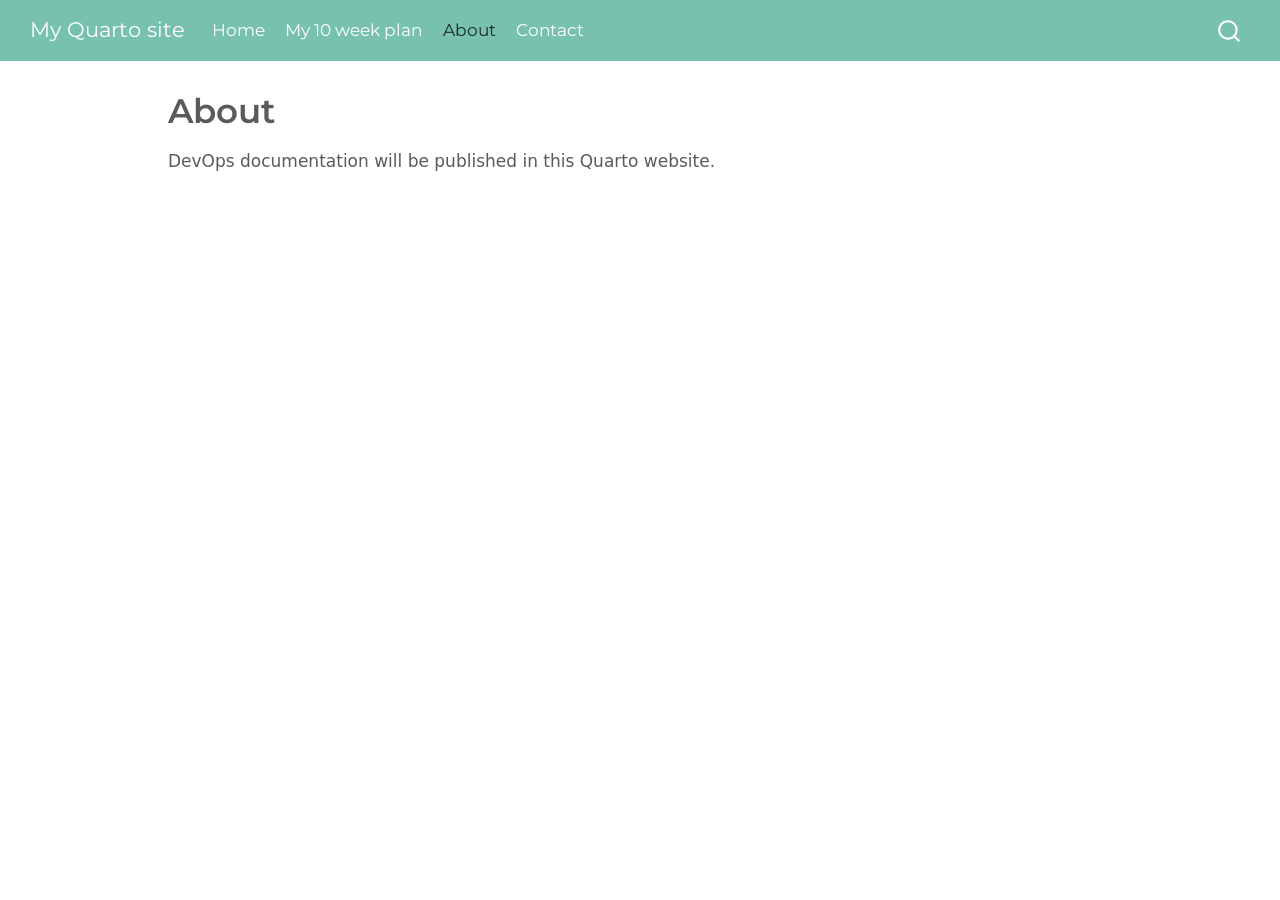
<file: about.html>
<!DOCTYPE html>
<html xmlns="http://www.w3.org/1999/xhtml" lang="en" xml:lang="en"><head>

<meta charset="utf-8">
<meta name="generator" content="quarto-1.6.39">

<meta name="viewport" content="width=device-width, initial-scale=1.0, user-scalable=yes">


<title>About – My Quarto site</title>
<style>
code{white-space: pre-wrap;}
span.smallcaps{font-variant: small-caps;}
div.columns{display: flex; gap: min(4vw, 1.5em);}
div.column{flex: auto; overflow-x: auto;}
div.hanging-indent{margin-left: 1.5em; text-indent: -1.5em;}
ul.task-list{list-style: none;}
ul.task-list li input[type="checkbox"] {
  width: 0.8em;
  margin: 0 0.8em 0.2em -1em; /* quarto-specific, see https://github.com/quarto-dev/quarto-cli/issues/4556 */ 
  vertical-align: middle;
}
</style>


<script src="site_libs/quarto-nav/quarto-nav.js"></script>
<script src="site_libs/quarto-nav/headroom.min.js"></script>
<script src="site_libs/clipboard/clipboard.min.js"></script>
<script src="site_libs/quarto-search/autocomplete.umd.js"></script>
<script src="site_libs/quarto-search/fuse.min.js"></script>
<script src="site_libs/quarto-search/quarto-search.js"></script>
<meta name="quarto:offset" content="./">
<script src="site_libs/quarto-html/quarto.js"></script>
<script src="site_libs/quarto-html/popper.min.js"></script>
<script src="site_libs/quarto-html/tippy.umd.min.js"></script>
<script src="site_libs/quarto-html/anchor.min.js"></script>
<link href="site_libs/quarto-html/tippy.css" rel="stylesheet">
<link href="site_libs/quarto-html/quarto-syntax-highlighting-e26003cea8cd680ca0c55a263523d882.css" rel="stylesheet" id="quarto-text-highlighting-styles">
<script src="site_libs/bootstrap/bootstrap.min.js"></script>
<link href="site_libs/bootstrap/bootstrap-icons.css" rel="stylesheet">
<link href="site_libs/bootstrap/bootstrap-f5db9c6c211b3b239aa4ecd884c693e0.min.css" rel="stylesheet" append-hash="true" id="quarto-bootstrap" data-mode="light">
<script id="quarto-search-options" type="application/json">{
  "location": "navbar",
  "copy-button": false,
  "collapse-after": 3,
  "panel-placement": "end",
  "type": "overlay",
  "limit": 50,
  "keyboard-shortcut": [
    "f",
    "/",
    "s"
  ],
  "show-item-context": false,
  "language": {
    "search-no-results-text": "No results",
    "search-matching-documents-text": "matching documents",
    "search-copy-link-title": "Copy link to search",
    "search-hide-matches-text": "Hide additional matches",
    "search-more-match-text": "more match in this document",
    "search-more-matches-text": "more matches in this document",
    "search-clear-button-title": "Clear",
    "search-text-placeholder": "",
    "search-detached-cancel-button-title": "Cancel",
    "search-submit-button-title": "Submit",
    "search-label": "Search"
  }
}</script>


</head>

<body class="nav-fixed">

<div id="quarto-search-results"></div>
  <header id="quarto-header" class="headroom fixed-top">
    <nav class="navbar navbar-expand-lg " data-bs-theme="dark">
      <div class="navbar-container container-fluid">
      <div class="navbar-brand-container mx-auto">
    <a class="navbar-brand" href="./index.html">
    <span class="navbar-title">My Quarto site</span>
    </a>
  </div>
            <div id="quarto-search" class="" title="Search"></div>
          <button class="navbar-toggler" type="button" data-bs-toggle="collapse" data-bs-target="#navbarCollapse" aria-controls="navbarCollapse" role="menu" aria-expanded="false" aria-label="Toggle navigation" onclick="if (window.quartoToggleHeadroom) { window.quartoToggleHeadroom(); }">
  <span class="navbar-toggler-icon"></span>
</button>
          <div class="collapse navbar-collapse" id="navbarCollapse">
            <ul class="navbar-nav navbar-nav-scroll me-auto">
  <li class="nav-item">
    <a class="nav-link" href="./index.html"> 
<span class="menu-text">Home</span></a>
  </li>  
  <li class="nav-item">
    <a class="nav-link" href="./10_week_plan.html"> 
<span class="menu-text">My 10 week plan</span></a>
  </li>  
  <li class="nav-item">
    <a class="nav-link active" href="./about.html" aria-current="page"> 
<span class="menu-text">About</span></a>
  </li>  
  <li class="nav-item">
    <a class="nav-link" href="./contact.html"> 
<span class="menu-text">Contact</span></a>
  </li>  
</ul>
          </div> <!-- /navcollapse -->
            <div class="quarto-navbar-tools">
</div>
      </div> <!-- /container-fluid -->
    </nav>
</header>
<!-- content -->
<div id="quarto-content" class="quarto-container page-columns page-rows-contents page-layout-article page-navbar">
<!-- sidebar -->
<!-- margin-sidebar -->
    <div id="quarto-margin-sidebar" class="sidebar margin-sidebar zindex-bottom">
        
    </div>
<!-- main -->
<main class="content" id="quarto-document-content">

<header id="title-block-header" class="quarto-title-block default">
<div class="quarto-title">
<h1 class="title">About</h1>
</div>



<div class="quarto-title-meta">

    
  
    
  </div>
  


</header>


<p>DevOps documentation will be published in this Quarto website.</p>



</main> <!-- /main -->
<script id="quarto-html-after-body" type="application/javascript">
window.document.addEventListener("DOMContentLoaded", function (event) {
  const toggleBodyColorMode = (bsSheetEl) => {
    const mode = bsSheetEl.getAttribute("data-mode");
    const bodyEl = window.document.querySelector("body");
    if (mode === "dark") {
      bodyEl.classList.add("quarto-dark");
      bodyEl.classList.remove("quarto-light");
    } else {
      bodyEl.classList.add("quarto-light");
      bodyEl.classList.remove("quarto-dark");
    }
  }
  const toggleBodyColorPrimary = () => {
    const bsSheetEl = window.document.querySelector("link#quarto-bootstrap");
    if (bsSheetEl) {
      toggleBodyColorMode(bsSheetEl);
    }
  }
  toggleBodyColorPrimary();  
  const icon = "";
  const anchorJS = new window.AnchorJS();
  anchorJS.options = {
    placement: 'right',
    icon: icon
  };
  anchorJS.add('.anchored');
  const isCodeAnnotation = (el) => {
    for (const clz of el.classList) {
      if (clz.startsWith('code-annotation-')) {                     
        return true;
      }
    }
    return false;
  }
  const onCopySuccess = function(e) {
    // button target
    const button = e.trigger;
    // don't keep focus
    button.blur();
    // flash "checked"
    button.classList.add('code-copy-button-checked');
    var currentTitle = button.getAttribute("title");
    button.setAttribute("title", "Copied!");
    let tooltip;
    if (window.bootstrap) {
      button.setAttribute("data-bs-toggle", "tooltip");
      button.setAttribute("data-bs-placement", "left");
      button.setAttribute("data-bs-title", "Copied!");
      tooltip = new bootstrap.Tooltip(button, 
        { trigger: "manual", 
          customClass: "code-copy-button-tooltip",
          offset: [0, -8]});
      tooltip.show();    
    }
    setTimeout(function() {
      if (tooltip) {
        tooltip.hide();
        button.removeAttribute("data-bs-title");
        button.removeAttribute("data-bs-toggle");
        button.removeAttribute("data-bs-placement");
      }
      button.setAttribute("title", currentTitle);
      button.classList.remove('code-copy-button-checked');
    }, 1000);
    // clear code selection
    e.clearSelection();
  }
  const getTextToCopy = function(trigger) {
      const codeEl = trigger.previousElementSibling.cloneNode(true);
      for (const childEl of codeEl.children) {
        if (isCodeAnnotation(childEl)) {
          childEl.remove();
        }
      }
      return codeEl.innerText;
  }
  const clipboard = new window.ClipboardJS('.code-copy-button:not([data-in-quarto-modal])', {
    text: getTextToCopy
  });
  clipboard.on('success', onCopySuccess);
  if (window.document.getElementById('quarto-embedded-source-code-modal')) {
    const clipboardModal = new window.ClipboardJS('.code-copy-button[data-in-quarto-modal]', {
      text: getTextToCopy,
      container: window.document.getElementById('quarto-embedded-source-code-modal')
    });
    clipboardModal.on('success', onCopySuccess);
  }
    var localhostRegex = new RegExp(/^(?:http|https):\/\/localhost\:?[0-9]*\//);
    var mailtoRegex = new RegExp(/^mailto:/);
      var filterRegex = new RegExp('/' + window.location.host + '/');
    var isInternal = (href) => {
        return filterRegex.test(href) || localhostRegex.test(href) || mailtoRegex.test(href);
    }
    // Inspect non-navigation links and adorn them if external
 	var links = window.document.querySelectorAll('a[href]:not(.nav-link):not(.navbar-brand):not(.toc-action):not(.sidebar-link):not(.sidebar-item-toggle):not(.pagination-link):not(.no-external):not([aria-hidden]):not(.dropdown-item):not(.quarto-navigation-tool):not(.about-link)');
    for (var i=0; i<links.length; i++) {
      const link = links[i];
      if (!isInternal(link.href)) {
        // undo the damage that might have been done by quarto-nav.js in the case of
        // links that we want to consider external
        if (link.dataset.originalHref !== undefined) {
          link.href = link.dataset.originalHref;
        }
      }
    }
  function tippyHover(el, contentFn, onTriggerFn, onUntriggerFn) {
    const config = {
      allowHTML: true,
      maxWidth: 500,
      delay: 100,
      arrow: false,
      appendTo: function(el) {
          return el.parentElement;
      },
      interactive: true,
      interactiveBorder: 10,
      theme: 'quarto',
      placement: 'bottom-start',
    };
    if (contentFn) {
      config.content = contentFn;
    }
    if (onTriggerFn) {
      config.onTrigger = onTriggerFn;
    }
    if (onUntriggerFn) {
      config.onUntrigger = onUntriggerFn;
    }
    window.tippy(el, config); 
  }
  const noterefs = window.document.querySelectorAll('a[role="doc-noteref"]');
  for (var i=0; i<noterefs.length; i++) {
    const ref = noterefs[i];
    tippyHover(ref, function() {
      // use id or data attribute instead here
      let href = ref.getAttribute('data-footnote-href') || ref.getAttribute('href');
      try { href = new URL(href).hash; } catch {}
      const id = href.replace(/^#\/?/, "");
      const note = window.document.getElementById(id);
      if (note) {
        return note.innerHTML;
      } else {
        return "";
      }
    });
  }
  const xrefs = window.document.querySelectorAll('a.quarto-xref');
  const processXRef = (id, note) => {
    // Strip column container classes
    const stripColumnClz = (el) => {
      el.classList.remove("page-full", "page-columns");
      if (el.children) {
        for (const child of el.children) {
          stripColumnClz(child);
        }
      }
    }
    stripColumnClz(note)
    if (id === null || id.startsWith('sec-')) {
      // Special case sections, only their first couple elements
      const container = document.createElement("div");
      if (note.children && note.children.length > 2) {
        container.appendChild(note.children[0].cloneNode(true));
        for (let i = 1; i < note.children.length; i++) {
          const child = note.children[i];
          if (child.tagName === "P" && child.innerText === "") {
            continue;
          } else {
            container.appendChild(child.cloneNode(true));
            break;
          }
        }
        if (window.Quarto?.typesetMath) {
          window.Quarto.typesetMath(container);
        }
        return container.innerHTML
      } else {
        if (window.Quarto?.typesetMath) {
          window.Quarto.typesetMath(note);
        }
        return note.innerHTML;
      }
    } else {
      // Remove any anchor links if they are present
      const anchorLink = note.querySelector('a.anchorjs-link');
      if (anchorLink) {
        anchorLink.remove();
      }
      if (window.Quarto?.typesetMath) {
        window.Quarto.typesetMath(note);
      }
      if (note.classList.contains("callout")) {
        return note.outerHTML;
      } else {
        return note.innerHTML;
      }
    }
  }
  for (var i=0; i<xrefs.length; i++) {
    const xref = xrefs[i];
    tippyHover(xref, undefined, function(instance) {
      instance.disable();
      let url = xref.getAttribute('href');
      let hash = undefined; 
      if (url.startsWith('#')) {
        hash = url;
      } else {
        try { hash = new URL(url).hash; } catch {}
      }
      if (hash) {
        const id = hash.replace(/^#\/?/, "");
        const note = window.document.getElementById(id);
        if (note !== null) {
          try {
            const html = processXRef(id, note.cloneNode(true));
            instance.setContent(html);
          } finally {
            instance.enable();
            instance.show();
          }
        } else {
          // See if we can fetch this
          fetch(url.split('#')[0])
          .then(res => res.text())
          .then(html => {
            const parser = new DOMParser();
            const htmlDoc = parser.parseFromString(html, "text/html");
            const note = htmlDoc.getElementById(id);
            if (note !== null) {
              const html = processXRef(id, note);
              instance.setContent(html);
            } 
          }).finally(() => {
            instance.enable();
            instance.show();
          });
        }
      } else {
        // See if we can fetch a full url (with no hash to target)
        // This is a special case and we should probably do some content thinning / targeting
        fetch(url)
        .then(res => res.text())
        .then(html => {
          const parser = new DOMParser();
          const htmlDoc = parser.parseFromString(html, "text/html");
          const note = htmlDoc.querySelector('main.content');
          if (note !== null) {
            // This should only happen for chapter cross references
            // (since there is no id in the URL)
            // remove the first header
            if (note.children.length > 0 && note.children[0].tagName === "HEADER") {
              note.children[0].remove();
            }
            const html = processXRef(null, note);
            instance.setContent(html);
          } 
        }).finally(() => {
          instance.enable();
          instance.show();
        });
      }
    }, function(instance) {
    });
  }
      let selectedAnnoteEl;
      const selectorForAnnotation = ( cell, annotation) => {
        let cellAttr = 'data-code-cell="' + cell + '"';
        let lineAttr = 'data-code-annotation="' +  annotation + '"';
        const selector = 'span[' + cellAttr + '][' + lineAttr + ']';
        return selector;
      }
      const selectCodeLines = (annoteEl) => {
        const doc = window.document;
        const targetCell = annoteEl.getAttribute("data-target-cell");
        const targetAnnotation = annoteEl.getAttribute("data-target-annotation");
        const annoteSpan = window.document.querySelector(selectorForAnnotation(targetCell, targetAnnotation));
        const lines = annoteSpan.getAttribute("data-code-lines").split(",");
        const lineIds = lines.map((line) => {
          return targetCell + "-" + line;
        })
        let top = null;
        let height = null;
        let parent = null;
        if (lineIds.length > 0) {
            //compute the position of the single el (top and bottom and make a div)
            const el = window.document.getElementById(lineIds[0]);
            top = el.offsetTop;
            height = el.offsetHeight;
            parent = el.parentElement.parentElement;
          if (lineIds.length > 1) {
            const lastEl = window.document.getElementById(lineIds[lineIds.length - 1]);
            const bottom = lastEl.offsetTop + lastEl.offsetHeight;
            height = bottom - top;
          }
          if (top !== null && height !== null && parent !== null) {
            // cook up a div (if necessary) and position it 
            let div = window.document.getElementById("code-annotation-line-highlight");
            if (div === null) {
              div = window.document.createElement("div");
              div.setAttribute("id", "code-annotation-line-highlight");
              div.style.position = 'absolute';
              parent.appendChild(div);
            }
            div.style.top = top - 2 + "px";
            div.style.height = height + 4 + "px";
            div.style.left = 0;
            let gutterDiv = window.document.getElementById("code-annotation-line-highlight-gutter");
            if (gutterDiv === null) {
              gutterDiv = window.document.createElement("div");
              gutterDiv.setAttribute("id", "code-annotation-line-highlight-gutter");
              gutterDiv.style.position = 'absolute';
              const codeCell = window.document.getElementById(targetCell);
              const gutter = codeCell.querySelector('.code-annotation-gutter');
              gutter.appendChild(gutterDiv);
            }
            gutterDiv.style.top = top - 2 + "px";
            gutterDiv.style.height = height + 4 + "px";
          }
          selectedAnnoteEl = annoteEl;
        }
      };
      const unselectCodeLines = () => {
        const elementsIds = ["code-annotation-line-highlight", "code-annotation-line-highlight-gutter"];
        elementsIds.forEach((elId) => {
          const div = window.document.getElementById(elId);
          if (div) {
            div.remove();
          }
        });
        selectedAnnoteEl = undefined;
      };
        // Handle positioning of the toggle
    window.addEventListener(
      "resize",
      throttle(() => {
        elRect = undefined;
        if (selectedAnnoteEl) {
          selectCodeLines(selectedAnnoteEl);
        }
      }, 10)
    );
    function throttle(fn, ms) {
    let throttle = false;
    let timer;
      return (...args) => {
        if(!throttle) { // first call gets through
            fn.apply(this, args);
            throttle = true;
        } else { // all the others get throttled
            if(timer) clearTimeout(timer); // cancel #2
            timer = setTimeout(() => {
              fn.apply(this, args);
              timer = throttle = false;
            }, ms);
        }
      };
    }
      // Attach click handler to the DT
      const annoteDls = window.document.querySelectorAll('dt[data-target-cell]');
      for (const annoteDlNode of annoteDls) {
        annoteDlNode.addEventListener('click', (event) => {
          const clickedEl = event.target;
          if (clickedEl !== selectedAnnoteEl) {
            unselectCodeLines();
            const activeEl = window.document.querySelector('dt[data-target-cell].code-annotation-active');
            if (activeEl) {
              activeEl.classList.remove('code-annotation-active');
            }
            selectCodeLines(clickedEl);
            clickedEl.classList.add('code-annotation-active');
          } else {
            // Unselect the line
            unselectCodeLines();
            clickedEl.classList.remove('code-annotation-active');
          }
        });
      }
  const findCites = (el) => {
    const parentEl = el.parentElement;
    if (parentEl) {
      const cites = parentEl.dataset.cites;
      if (cites) {
        return {
          el,
          cites: cites.split(' ')
        };
      } else {
        return findCites(el.parentElement)
      }
    } else {
      return undefined;
    }
  };
  var bibliorefs = window.document.querySelectorAll('a[role="doc-biblioref"]');
  for (var i=0; i<bibliorefs.length; i++) {
    const ref = bibliorefs[i];
    const citeInfo = findCites(ref);
    if (citeInfo) {
      tippyHover(citeInfo.el, function() {
        var popup = window.document.createElement('div');
        citeInfo.cites.forEach(function(cite) {
          var citeDiv = window.document.createElement('div');
          citeDiv.classList.add('hanging-indent');
          citeDiv.classList.add('csl-entry');
          var biblioDiv = window.document.getElementById('ref-' + cite);
          if (biblioDiv) {
            citeDiv.innerHTML = biblioDiv.innerHTML;
          }
          popup.appendChild(citeDiv);
        });
        return popup.innerHTML;
      });
    }
  }
});
</script>
</div> <!-- /content -->




</body></html>
</file>
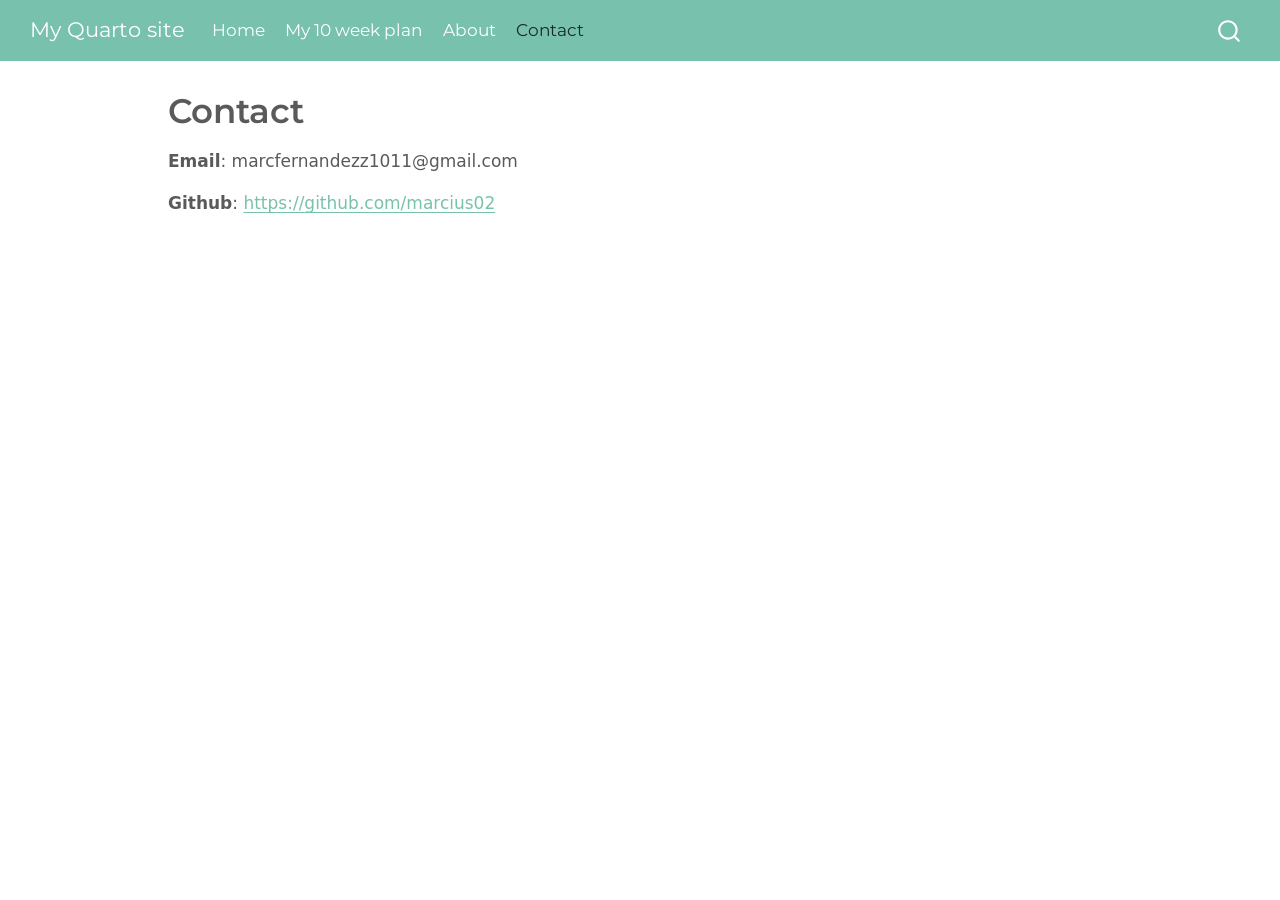
<file: contact.html>
<!DOCTYPE html>
<html xmlns="http://www.w3.org/1999/xhtml" lang="en" xml:lang="en"><head>

<meta charset="utf-8">
<meta name="generator" content="quarto-1.6.39">

<meta name="viewport" content="width=device-width, initial-scale=1.0, user-scalable=yes">


<title>Contact – My Quarto site</title>
<style>
code{white-space: pre-wrap;}
span.smallcaps{font-variant: small-caps;}
div.columns{display: flex; gap: min(4vw, 1.5em);}
div.column{flex: auto; overflow-x: auto;}
div.hanging-indent{margin-left: 1.5em; text-indent: -1.5em;}
ul.task-list{list-style: none;}
ul.task-list li input[type="checkbox"] {
  width: 0.8em;
  margin: 0 0.8em 0.2em -1em; /* quarto-specific, see https://github.com/quarto-dev/quarto-cli/issues/4556 */ 
  vertical-align: middle;
}
</style>


<script src="site_libs/quarto-nav/quarto-nav.js"></script>
<script src="site_libs/quarto-nav/headroom.min.js"></script>
<script src="site_libs/clipboard/clipboard.min.js"></script>
<script src="site_libs/quarto-search/autocomplete.umd.js"></script>
<script src="site_libs/quarto-search/fuse.min.js"></script>
<script src="site_libs/quarto-search/quarto-search.js"></script>
<meta name="quarto:offset" content="./">
<script src="site_libs/quarto-html/quarto.js"></script>
<script src="site_libs/quarto-html/popper.min.js"></script>
<script src="site_libs/quarto-html/tippy.umd.min.js"></script>
<script src="site_libs/quarto-html/anchor.min.js"></script>
<link href="site_libs/quarto-html/tippy.css" rel="stylesheet">
<link href="site_libs/quarto-html/quarto-syntax-highlighting-e26003cea8cd680ca0c55a263523d882.css" rel="stylesheet" id="quarto-text-highlighting-styles">
<script src="site_libs/bootstrap/bootstrap.min.js"></script>
<link href="site_libs/bootstrap/bootstrap-icons.css" rel="stylesheet">
<link href="site_libs/bootstrap/bootstrap-f5db9c6c211b3b239aa4ecd884c693e0.min.css" rel="stylesheet" append-hash="true" id="quarto-bootstrap" data-mode="light">
<script id="quarto-search-options" type="application/json">{
  "location": "navbar",
  "copy-button": false,
  "collapse-after": 3,
  "panel-placement": "end",
  "type": "overlay",
  "limit": 50,
  "keyboard-shortcut": [
    "f",
    "/",
    "s"
  ],
  "show-item-context": false,
  "language": {
    "search-no-results-text": "No results",
    "search-matching-documents-text": "matching documents",
    "search-copy-link-title": "Copy link to search",
    "search-hide-matches-text": "Hide additional matches",
    "search-more-match-text": "more match in this document",
    "search-more-matches-text": "more matches in this document",
    "search-clear-button-title": "Clear",
    "search-text-placeholder": "",
    "search-detached-cancel-button-title": "Cancel",
    "search-submit-button-title": "Submit",
    "search-label": "Search"
  }
}</script>


</head>

<body class="nav-fixed">

<div id="quarto-search-results"></div>
  <header id="quarto-header" class="headroom fixed-top">
    <nav class="navbar navbar-expand-lg " data-bs-theme="dark">
      <div class="navbar-container container-fluid">
      <div class="navbar-brand-container mx-auto">
    <a class="navbar-brand" href="./index.html">
    <span class="navbar-title">My Quarto site</span>
    </a>
  </div>
            <div id="quarto-search" class="" title="Search"></div>
          <button class="navbar-toggler" type="button" data-bs-toggle="collapse" data-bs-target="#navbarCollapse" aria-controls="navbarCollapse" role="menu" aria-expanded="false" aria-label="Toggle navigation" onclick="if (window.quartoToggleHeadroom) { window.quartoToggleHeadroom(); }">
  <span class="navbar-toggler-icon"></span>
</button>
          <div class="collapse navbar-collapse" id="navbarCollapse">
            <ul class="navbar-nav navbar-nav-scroll me-auto">
  <li class="nav-item">
    <a class="nav-link" href="./index.html"> 
<span class="menu-text">Home</span></a>
  </li>  
  <li class="nav-item">
    <a class="nav-link" href="./10_week_plan.html"> 
<span class="menu-text">My 10 week plan</span></a>
  </li>  
  <li class="nav-item">
    <a class="nav-link" href="./about.html"> 
<span class="menu-text">About</span></a>
  </li>  
  <li class="nav-item">
    <a class="nav-link active" href="./contact.html" aria-current="page"> 
<span class="menu-text">Contact</span></a>
  </li>  
</ul>
          </div> <!-- /navcollapse -->
            <div class="quarto-navbar-tools">
</div>
      </div> <!-- /container-fluid -->
    </nav>
</header>
<!-- content -->
<div id="quarto-content" class="quarto-container page-columns page-rows-contents page-layout-article page-navbar">
<!-- sidebar -->
<!-- margin-sidebar -->
    <div id="quarto-margin-sidebar" class="sidebar margin-sidebar zindex-bottom">
        
    </div>
<!-- main -->
<main class="content" id="quarto-document-content">

<header id="title-block-header" class="quarto-title-block default">
<div class="quarto-title">
<h1 class="title">Contact</h1>
</div>



<div class="quarto-title-meta">

    
  
    
  </div>
  


</header>


<p><strong>Email</strong>: marcfernandezz1011@gmail.com</p>
<p><strong>Github</strong>: <a href="https://github.com/marcius02" class="uri">https://github.com/marcius02</a></p>



</main> <!-- /main -->
<script id="quarto-html-after-body" type="application/javascript">
window.document.addEventListener("DOMContentLoaded", function (event) {
  const toggleBodyColorMode = (bsSheetEl) => {
    const mode = bsSheetEl.getAttribute("data-mode");
    const bodyEl = window.document.querySelector("body");
    if (mode === "dark") {
      bodyEl.classList.add("quarto-dark");
      bodyEl.classList.remove("quarto-light");
    } else {
      bodyEl.classList.add("quarto-light");
      bodyEl.classList.remove("quarto-dark");
    }
  }
  const toggleBodyColorPrimary = () => {
    const bsSheetEl = window.document.querySelector("link#quarto-bootstrap");
    if (bsSheetEl) {
      toggleBodyColorMode(bsSheetEl);
    }
  }
  toggleBodyColorPrimary();  
  const icon = "";
  const anchorJS = new window.AnchorJS();
  anchorJS.options = {
    placement: 'right',
    icon: icon
  };
  anchorJS.add('.anchored');
  const isCodeAnnotation = (el) => {
    for (const clz of el.classList) {
      if (clz.startsWith('code-annotation-')) {                     
        return true;
      }
    }
    return false;
  }
  const onCopySuccess = function(e) {
    // button target
    const button = e.trigger;
    // don't keep focus
    button.blur();
    // flash "checked"
    button.classList.add('code-copy-button-checked');
    var currentTitle = button.getAttribute("title");
    button.setAttribute("title", "Copied!");
    let tooltip;
    if (window.bootstrap) {
      button.setAttribute("data-bs-toggle", "tooltip");
      button.setAttribute("data-bs-placement", "left");
      button.setAttribute("data-bs-title", "Copied!");
      tooltip = new bootstrap.Tooltip(button, 
        { trigger: "manual", 
          customClass: "code-copy-button-tooltip",
          offset: [0, -8]});
      tooltip.show();    
    }
    setTimeout(function() {
      if (tooltip) {
        tooltip.hide();
        button.removeAttribute("data-bs-title");
        button.removeAttribute("data-bs-toggle");
        button.removeAttribute("data-bs-placement");
      }
      button.setAttribute("title", currentTitle);
      button.classList.remove('code-copy-button-checked');
    }, 1000);
    // clear code selection
    e.clearSelection();
  }
  const getTextToCopy = function(trigger) {
      const codeEl = trigger.previousElementSibling.cloneNode(true);
      for (const childEl of codeEl.children) {
        if (isCodeAnnotation(childEl)) {
          childEl.remove();
        }
      }
      return codeEl.innerText;
  }
  const clipboard = new window.ClipboardJS('.code-copy-button:not([data-in-quarto-modal])', {
    text: getTextToCopy
  });
  clipboard.on('success', onCopySuccess);
  if (window.document.getElementById('quarto-embedded-source-code-modal')) {
    const clipboardModal = new window.ClipboardJS('.code-copy-button[data-in-quarto-modal]', {
      text: getTextToCopy,
      container: window.document.getElementById('quarto-embedded-source-code-modal')
    });
    clipboardModal.on('success', onCopySuccess);
  }
    var localhostRegex = new RegExp(/^(?:http|https):\/\/localhost\:?[0-9]*\//);
    var mailtoRegex = new RegExp(/^mailto:/);
      var filterRegex = new RegExp('/' + window.location.host + '/');
    var isInternal = (href) => {
        return filterRegex.test(href) || localhostRegex.test(href) || mailtoRegex.test(href);
    }
    // Inspect non-navigation links and adorn them if external
 	var links = window.document.querySelectorAll('a[href]:not(.nav-link):not(.navbar-brand):not(.toc-action):not(.sidebar-link):not(.sidebar-item-toggle):not(.pagination-link):not(.no-external):not([aria-hidden]):not(.dropdown-item):not(.quarto-navigation-tool):not(.about-link)');
    for (var i=0; i<links.length; i++) {
      const link = links[i];
      if (!isInternal(link.href)) {
        // undo the damage that might have been done by quarto-nav.js in the case of
        // links that we want to consider external
        if (link.dataset.originalHref !== undefined) {
          link.href = link.dataset.originalHref;
        }
      }
    }
  function tippyHover(el, contentFn, onTriggerFn, onUntriggerFn) {
    const config = {
      allowHTML: true,
      maxWidth: 500,
      delay: 100,
      arrow: false,
      appendTo: function(el) {
          return el.parentElement;
      },
      interactive: true,
      interactiveBorder: 10,
      theme: 'quarto',
      placement: 'bottom-start',
    };
    if (contentFn) {
      config.content = contentFn;
    }
    if (onTriggerFn) {
      config.onTrigger = onTriggerFn;
    }
    if (onUntriggerFn) {
      config.onUntrigger = onUntriggerFn;
    }
    window.tippy(el, config); 
  }
  const noterefs = window.document.querySelectorAll('a[role="doc-noteref"]');
  for (var i=0; i<noterefs.length; i++) {
    const ref = noterefs[i];
    tippyHover(ref, function() {
      // use id or data attribute instead here
      let href = ref.getAttribute('data-footnote-href') || ref.getAttribute('href');
      try { href = new URL(href).hash; } catch {}
      const id = href.replace(/^#\/?/, "");
      const note = window.document.getElementById(id);
      if (note) {
        return note.innerHTML;
      } else {
        return "";
      }
    });
  }
  const xrefs = window.document.querySelectorAll('a.quarto-xref');
  const processXRef = (id, note) => {
    // Strip column container classes
    const stripColumnClz = (el) => {
      el.classList.remove("page-full", "page-columns");
      if (el.children) {
        for (const child of el.children) {
          stripColumnClz(child);
        }
      }
    }
    stripColumnClz(note)
    if (id === null || id.startsWith('sec-')) {
      // Special case sections, only their first couple elements
      const container = document.createElement("div");
      if (note.children && note.children.length > 2) {
        container.appendChild(note.children[0].cloneNode(true));
        for (let i = 1; i < note.children.length; i++) {
          const child = note.children[i];
          if (child.tagName === "P" && child.innerText === "") {
            continue;
          } else {
            container.appendChild(child.cloneNode(true));
            break;
          }
        }
        if (window.Quarto?.typesetMath) {
          window.Quarto.typesetMath(container);
        }
        return container.innerHTML
      } else {
        if (window.Quarto?.typesetMath) {
          window.Quarto.typesetMath(note);
        }
        return note.innerHTML;
      }
    } else {
      // Remove any anchor links if they are present
      const anchorLink = note.querySelector('a.anchorjs-link');
      if (anchorLink) {
        anchorLink.remove();
      }
      if (window.Quarto?.typesetMath) {
        window.Quarto.typesetMath(note);
      }
      if (note.classList.contains("callout")) {
        return note.outerHTML;
      } else {
        return note.innerHTML;
      }
    }
  }
  for (var i=0; i<xrefs.length; i++) {
    const xref = xrefs[i];
    tippyHover(xref, undefined, function(instance) {
      instance.disable();
      let url = xref.getAttribute('href');
      let hash = undefined; 
      if (url.startsWith('#')) {
        hash = url;
      } else {
        try { hash = new URL(url).hash; } catch {}
      }
      if (hash) {
        const id = hash.replace(/^#\/?/, "");
        const note = window.document.getElementById(id);
        if (note !== null) {
          try {
            const html = processXRef(id, note.cloneNode(true));
            instance.setContent(html);
          } finally {
            instance.enable();
            instance.show();
          }
        } else {
          // See if we can fetch this
          fetch(url.split('#')[0])
          .then(res => res.text())
          .then(html => {
            const parser = new DOMParser();
            const htmlDoc = parser.parseFromString(html, "text/html");
            const note = htmlDoc.getElementById(id);
            if (note !== null) {
              const html = processXRef(id, note);
              instance.setContent(html);
            } 
          }).finally(() => {
            instance.enable();
            instance.show();
          });
        }
      } else {
        // See if we can fetch a full url (with no hash to target)
        // This is a special case and we should probably do some content thinning / targeting
        fetch(url)
        .then(res => res.text())
        .then(html => {
          const parser = new DOMParser();
          const htmlDoc = parser.parseFromString(html, "text/html");
          const note = htmlDoc.querySelector('main.content');
          if (note !== null) {
            // This should only happen for chapter cross references
            // (since there is no id in the URL)
            // remove the first header
            if (note.children.length > 0 && note.children[0].tagName === "HEADER") {
              note.children[0].remove();
            }
            const html = processXRef(null, note);
            instance.setContent(html);
          } 
        }).finally(() => {
          instance.enable();
          instance.show();
        });
      }
    }, function(instance) {
    });
  }
      let selectedAnnoteEl;
      const selectorForAnnotation = ( cell, annotation) => {
        let cellAttr = 'data-code-cell="' + cell + '"';
        let lineAttr = 'data-code-annotation="' +  annotation + '"';
        const selector = 'span[' + cellAttr + '][' + lineAttr + ']';
        return selector;
      }
      const selectCodeLines = (annoteEl) => {
        const doc = window.document;
        const targetCell = annoteEl.getAttribute("data-target-cell");
        const targetAnnotation = annoteEl.getAttribute("data-target-annotation");
        const annoteSpan = window.document.querySelector(selectorForAnnotation(targetCell, targetAnnotation));
        const lines = annoteSpan.getAttribute("data-code-lines").split(",");
        const lineIds = lines.map((line) => {
          return targetCell + "-" + line;
        })
        let top = null;
        let height = null;
        let parent = null;
        if (lineIds.length > 0) {
            //compute the position of the single el (top and bottom and make a div)
            const el = window.document.getElementById(lineIds[0]);
            top = el.offsetTop;
            height = el.offsetHeight;
            parent = el.parentElement.parentElement;
          if (lineIds.length > 1) {
            const lastEl = window.document.getElementById(lineIds[lineIds.length - 1]);
            const bottom = lastEl.offsetTop + lastEl.offsetHeight;
            height = bottom - top;
          }
          if (top !== null && height !== null && parent !== null) {
            // cook up a div (if necessary) and position it 
            let div = window.document.getElementById("code-annotation-line-highlight");
            if (div === null) {
              div = window.document.createElement("div");
              div.setAttribute("id", "code-annotation-line-highlight");
              div.style.position = 'absolute';
              parent.appendChild(div);
            }
            div.style.top = top - 2 + "px";
            div.style.height = height + 4 + "px";
            div.style.left = 0;
            let gutterDiv = window.document.getElementById("code-annotation-line-highlight-gutter");
            if (gutterDiv === null) {
              gutterDiv = window.document.createElement("div");
              gutterDiv.setAttribute("id", "code-annotation-line-highlight-gutter");
              gutterDiv.style.position = 'absolute';
              const codeCell = window.document.getElementById(targetCell);
              const gutter = codeCell.querySelector('.code-annotation-gutter');
              gutter.appendChild(gutterDiv);
            }
            gutterDiv.style.top = top - 2 + "px";
            gutterDiv.style.height = height + 4 + "px";
          }
          selectedAnnoteEl = annoteEl;
        }
      };
      const unselectCodeLines = () => {
        const elementsIds = ["code-annotation-line-highlight", "code-annotation-line-highlight-gutter"];
        elementsIds.forEach((elId) => {
          const div = window.document.getElementById(elId);
          if (div) {
            div.remove();
          }
        });
        selectedAnnoteEl = undefined;
      };
        // Handle positioning of the toggle
    window.addEventListener(
      "resize",
      throttle(() => {
        elRect = undefined;
        if (selectedAnnoteEl) {
          selectCodeLines(selectedAnnoteEl);
        }
      }, 10)
    );
    function throttle(fn, ms) {
    let throttle = false;
    let timer;
      return (...args) => {
        if(!throttle) { // first call gets through
            fn.apply(this, args);
            throttle = true;
        } else { // all the others get throttled
            if(timer) clearTimeout(timer); // cancel #2
            timer = setTimeout(() => {
              fn.apply(this, args);
              timer = throttle = false;
            }, ms);
        }
      };
    }
      // Attach click handler to the DT
      const annoteDls = window.document.querySelectorAll('dt[data-target-cell]');
      for (const annoteDlNode of annoteDls) {
        annoteDlNode.addEventListener('click', (event) => {
          const clickedEl = event.target;
          if (clickedEl !== selectedAnnoteEl) {
            unselectCodeLines();
            const activeEl = window.document.querySelector('dt[data-target-cell].code-annotation-active');
            if (activeEl) {
              activeEl.classList.remove('code-annotation-active');
            }
            selectCodeLines(clickedEl);
            clickedEl.classList.add('code-annotation-active');
          } else {
            // Unselect the line
            unselectCodeLines();
            clickedEl.classList.remove('code-annotation-active');
          }
        });
      }
  const findCites = (el) => {
    const parentEl = el.parentElement;
    if (parentEl) {
      const cites = parentEl.dataset.cites;
      if (cites) {
        return {
          el,
          cites: cites.split(' ')
        };
      } else {
        return findCites(el.parentElement)
      }
    } else {
      return undefined;
    }
  };
  var bibliorefs = window.document.querySelectorAll('a[role="doc-biblioref"]');
  for (var i=0; i<bibliorefs.length; i++) {
    const ref = bibliorefs[i];
    const citeInfo = findCites(ref);
    if (citeInfo) {
      tippyHover(citeInfo.el, function() {
        var popup = window.document.createElement('div');
        citeInfo.cites.forEach(function(cite) {
          var citeDiv = window.document.createElement('div');
          citeDiv.classList.add('hanging-indent');
          citeDiv.classList.add('csl-entry');
          var biblioDiv = window.document.getElementById('ref-' + cite);
          if (biblioDiv) {
            citeDiv.innerHTML = biblioDiv.innerHTML;
          }
          popup.appendChild(citeDiv);
        });
        return popup.innerHTML;
      });
    }
  }
});
</script>
</div> <!-- /content -->




</body></html>
</file>
<file: site_libs/quarto-html/tippy.css>
.tippy-box[data-animation=fade][data-state=hidden]{opacity:0}[data-tippy-root]{max-width:calc(100vw - 10px)}.tippy-box{position:relative;background-color:#333;color:#fff;border-radius:4px;font-size:14px;line-height:1.4;white-space:normal;outline:0;transition-property:transform,visibility,opacity}.tippy-box[data-placement^=top]>.tippy-arrow{bottom:0}.tippy-box[data-placement^=top]>.tippy-arrow:before{bottom:-7px;left:0;border-width:8px 8px 0;border-top-color:initial;transform-origin:center top}.tippy-box[data-placement^=bottom]>.tippy-arrow{top:0}.tippy-box[data-placement^=bottom]>.tippy-arrow:before{top:-7px;left:0;border-width:0 8px 8px;border-bottom-color:initial;transform-origin:center bottom}.tippy-box[data-placement^=left]>.tippy-arrow{right:0}.tippy-box[data-placement^=left]>.tippy-arrow:before{border-width:8px 0 8px 8px;border-left-color:initial;right:-7px;transform-origin:center left}.tippy-box[data-placement^=right]>.tippy-arrow{left:0}.tippy-box[data-placement^=right]>.tippy-arrow:before{left:-7px;border-width:8px 8px 8px 0;border-right-color:initial;transform-origin:center right}.tippy-box[data-inertia][data-state=visible]{transition-timing-function:cubic-bezier(.54,1.5,.38,1.11)}.tippy-arrow{width:16px;height:16px;color:#333}.tippy-arrow:before{content:"";position:absolute;border-color:transparent;border-style:solid}.tippy-content{position:relative;padding:5px 9px;z-index:1}
</file>
<file: site_libs/quarto-html/quarto-syntax-highlighting-e26003cea8cd680ca0c55a263523d882.css>
/* quarto syntax highlight colors */
:root {
  --quarto-hl-ot-color: #003B4F;
  --quarto-hl-at-color: #657422;
  --quarto-hl-ss-color: #20794D;
  --quarto-hl-an-color: #5E5E5E;
  --quarto-hl-fu-color: #4758AB;
  --quarto-hl-st-color: #20794D;
  --quarto-hl-cf-color: #003B4F;
  --quarto-hl-op-color: #5E5E5E;
  --quarto-hl-er-color: #AD0000;
  --quarto-hl-bn-color: #AD0000;
  --quarto-hl-al-color: #AD0000;
  --quarto-hl-va-color: #111111;
  --quarto-hl-bu-color: inherit;
  --quarto-hl-ex-color: inherit;
  --quarto-hl-pp-color: #AD0000;
  --quarto-hl-in-color: #5E5E5E;
  --quarto-hl-vs-color: #20794D;
  --quarto-hl-wa-color: #5E5E5E;
  --quarto-hl-do-color: #5E5E5E;
  --quarto-hl-im-color: #00769E;
  --quarto-hl-ch-color: #20794D;
  --quarto-hl-dt-color: #AD0000;
  --quarto-hl-fl-color: #AD0000;
  --quarto-hl-co-color: #5E5E5E;
  --quarto-hl-cv-color: #5E5E5E;
  --quarto-hl-cn-color: #8f5902;
  --quarto-hl-sc-color: #5E5E5E;
  --quarto-hl-dv-color: #AD0000;
  --quarto-hl-kw-color: #003B4F;
}

/* other quarto variables */
:root {
  --quarto-font-monospace: SFMono-Regular, Menlo, Monaco, Consolas, "Liberation Mono", "Courier New", monospace;
}

pre > code.sourceCode > span {
  color: #003B4F;
}

code span {
  color: #003B4F;
}

code.sourceCode > span {
  color: #003B4F;
}

div.sourceCode,
div.sourceCode pre.sourceCode {
  color: #003B4F;
}

code span.ot {
  color: #003B4F;
  font-style: inherit;
}

code span.at {
  color: #657422;
  font-style: inherit;
}

code span.ss {
  color: #20794D;
  font-style: inherit;
}

code span.an {
  color: #5E5E5E;
  font-style: inherit;
}

code span.fu {
  color: #4758AB;
  font-style: inherit;
}

code span.st {
  color: #20794D;
  font-style: inherit;
}

code span.cf {
  color: #003B4F;
  font-weight: bold;
  font-style: inherit;
}

code span.op {
  color: #5E5E5E;
  font-style: inherit;
}

code span.er {
  color: #AD0000;
  font-style: inherit;
}

code span.bn {
  color: #AD0000;
  font-style: inherit;
}

code span.al {
  color: #AD0000;
  font-style: inherit;
}

code span.va {
  color: #111111;
  font-style: inherit;
}

code span.bu {
  font-style: inherit;
}

code span.ex {
  font-style: inherit;
}

code span.pp {
  color: #AD0000;
  font-style: inherit;
}

code span.in {
  color: #5E5E5E;
  font-style: inherit;
}

code span.vs {
  color: #20794D;
  font-style: inherit;
}

code span.wa {
  color: #5E5E5E;
  font-style: italic;
}

code span.do {
  color: #5E5E5E;
  font-style: italic;
}

code span.im {
  color: #00769E;
  font-style: inherit;
}

code span.ch {
  color: #20794D;
  font-style: inherit;
}

code span.dt {
  color: #AD0000;
  font-style: inherit;
}

code span.fl {
  color: #AD0000;
  font-style: inherit;
}

code span.co {
  color: #5E5E5E;
  font-style: inherit;
}

code span.cv {
  color: #5E5E5E;
  font-style: italic;
}

code span.cn {
  color: #8f5902;
  font-style: inherit;
}

code span.sc {
  color: #5E5E5E;
  font-style: inherit;
}

code span.dv {
  color: #AD0000;
  font-style: inherit;
}

code span.kw {
  color: #003B4F;
  font-weight: bold;
  font-style: inherit;
}

.prevent-inlining {
  content: "</";
}

/*# sourceMappingURL=e90e9ab646ea9b1aaa61e089606e0f97.css.map */
</file>
<file: site_libs/quarto-diagram/mermaid.css>
.mermaidTooltip {
  position: absolute;
  text-align: center;
  max-width: 200px;
  padding: 2px;
  font-family: "trebuchet ms", verdana, arial;
  font-size: 12px;
  background: #ffffde;
  border: 1px solid #aaaa33;
  border-radius: 2px;
  pointer-events: none;
  z-index: 1000;
}
</file>
